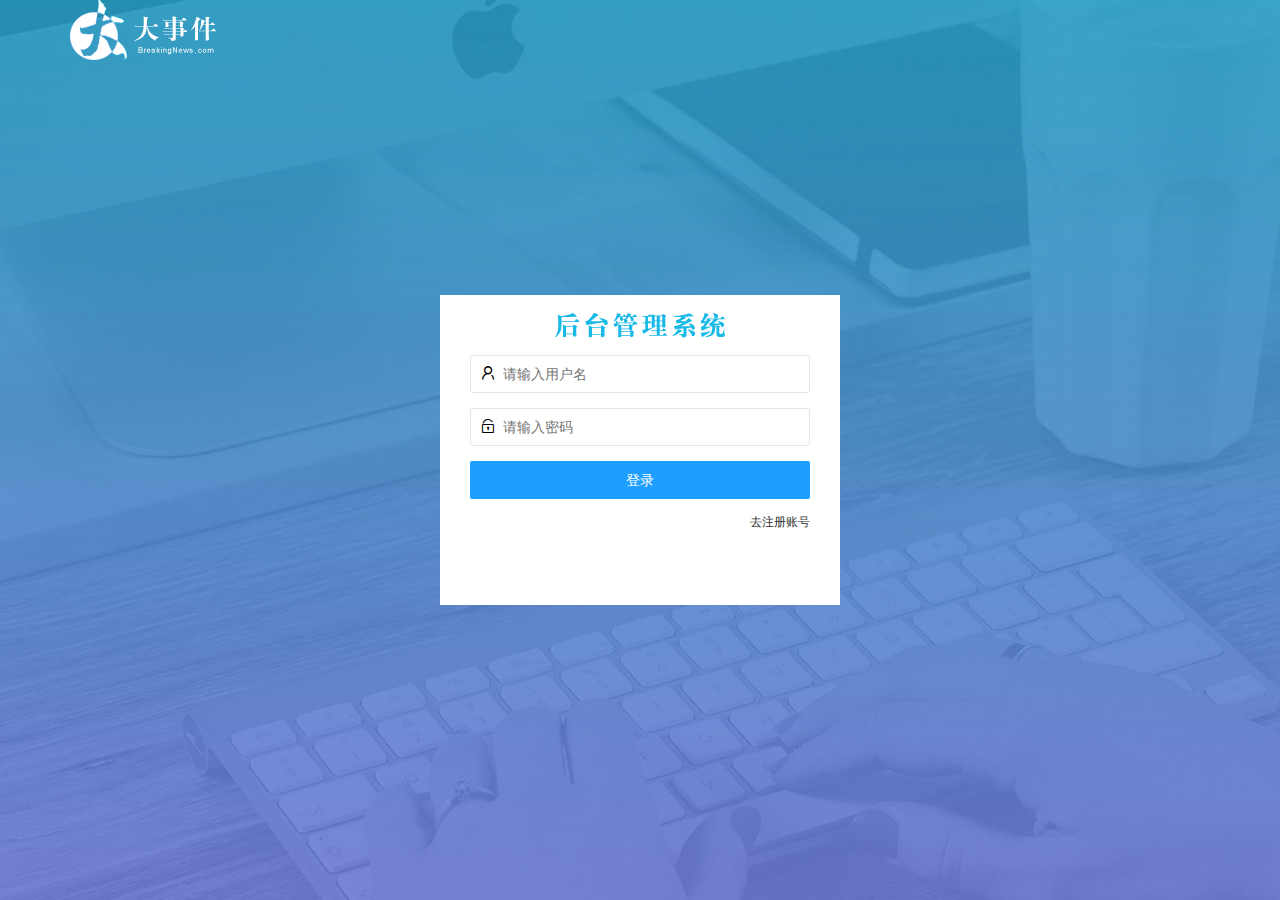
<file: login.html>
<!DOCTYPE html>
<html lang="en">

<head>
    <meta charset="UTF-8" />
    <meta http-equiv="X-UA-Compatible" content="IE=edge" />
    <meta name="viewport" content="width=device-width, initial-scale=1.0" />
    <title>大事件-登录</title>
    <!-- 导入 LayUI 样式 -->
    <link rel="stylesheet" href="/assets/lib/layui/css/layui.css" />
    <!-- 导入自定义样式 -->
    <link rel="stylesheet" href="/assets/css/login.css" />
</head>

<body>
    <!-- 头部 logo 区域 -->
    <div class="layui-main">
        <img src="/assets/images/logo.png" alt="" />
    </div>

    <!-- 登录注册区域 -->
    <div class="loginAndRegBox">
        <!-- 登录标题 -->
        <div class="title-box"></div>
        <!-- 登录 -->
        <div class="login-box">
            <form class="layui-form" id="form_login">

                <!-- 用户名 -->
                <div class="layui-form-item">
                    <i class="layui-icon layui-icon-username"></i>
                    <input type="text" name="username" required lay-verify="required" placeholder="请输入用户名"
                        autocomplete="off" class="layui-input" />
                </div>

                <!-- 密码 -->
                <div class="layui-form-item">
                    <i class="layui-icon layui-icon-password"></i>
                    <input type="password" name="password" required lay-verify="required" placeholder="请输入密码"
                        autocomplete="off" class="layui-input" />
                </div>

                <!-- 登录按钮 -->
                <div class="layui-form-item">
                    <!-- 注意：表单提交按钮和普通按钮的区别，就是 lay-submit 属性 -->
                    <button class="layui-btn layui-btn-normal layui-btn-fluid" lay-submit>
                        登录
                    </button>
                </div>
                <div class="layui-form-item link">
                    <a href="javascript:;" id="link_reg">去注册账号</a>
                </div>
            </form>
        </div>
        <!-- 注册 -->
        <div class="reg-box">
            <form class="layui-form" id="form_reg">
                <!-- 用户名 -->
                <div class="layui-form-item">
                    <i class="layui-icon layui-icon-username"></i>
                    <input type="text" name="username" required lay-verify="required" placeholder="请输入用户名"
                        autocomplete="off" class="layui-input" />
                </div>

                <!-- 密码 -->
                <div class="layui-form-item">
                    <i class="layui-icon layui-icon-password"></i>
                    <input type="password" name="password" required lay-verify="required|password" placeholder="请输入密码"
                        autocomplete="off" class="layui-input" />
                </div>

                <!-- 确认密码 -->
                <div class="layui-form-item">
                    <i class="layui-icon layui-icon-password"></i>
                    <input type="password" name="repassword" required lay-verify="required|password|repwd" placeholder="再次确认密码"
                        autocomplete="off" class="layui-input" />
                </div>

                <!-- 注册按钮 -->
                <div class="layui-form-item">
                    <!-- 注意：表单提交按钮和普通按钮的区别，就是 lay-submit 属性 -->
                    <button class="layui-btn layui-btn-normal layui-btn-fluid" lay-submit>
                        注册
                    </button>
                </div>
                <div class="layui-form-item link">
                    <a href="javascript:;" id="link_login">去登录</a>
                </div>
            </form>
        </div>
    </div>

    <script src="/assets/lib/layui/layui.all.js"></script>
    <script src="/assets/lib/jquery.js"></script>
    <script src="/assets/js/baseAPI.js"></script>
    <script src="/assets/js/login.js"></script>
</body>

</html>
</file>
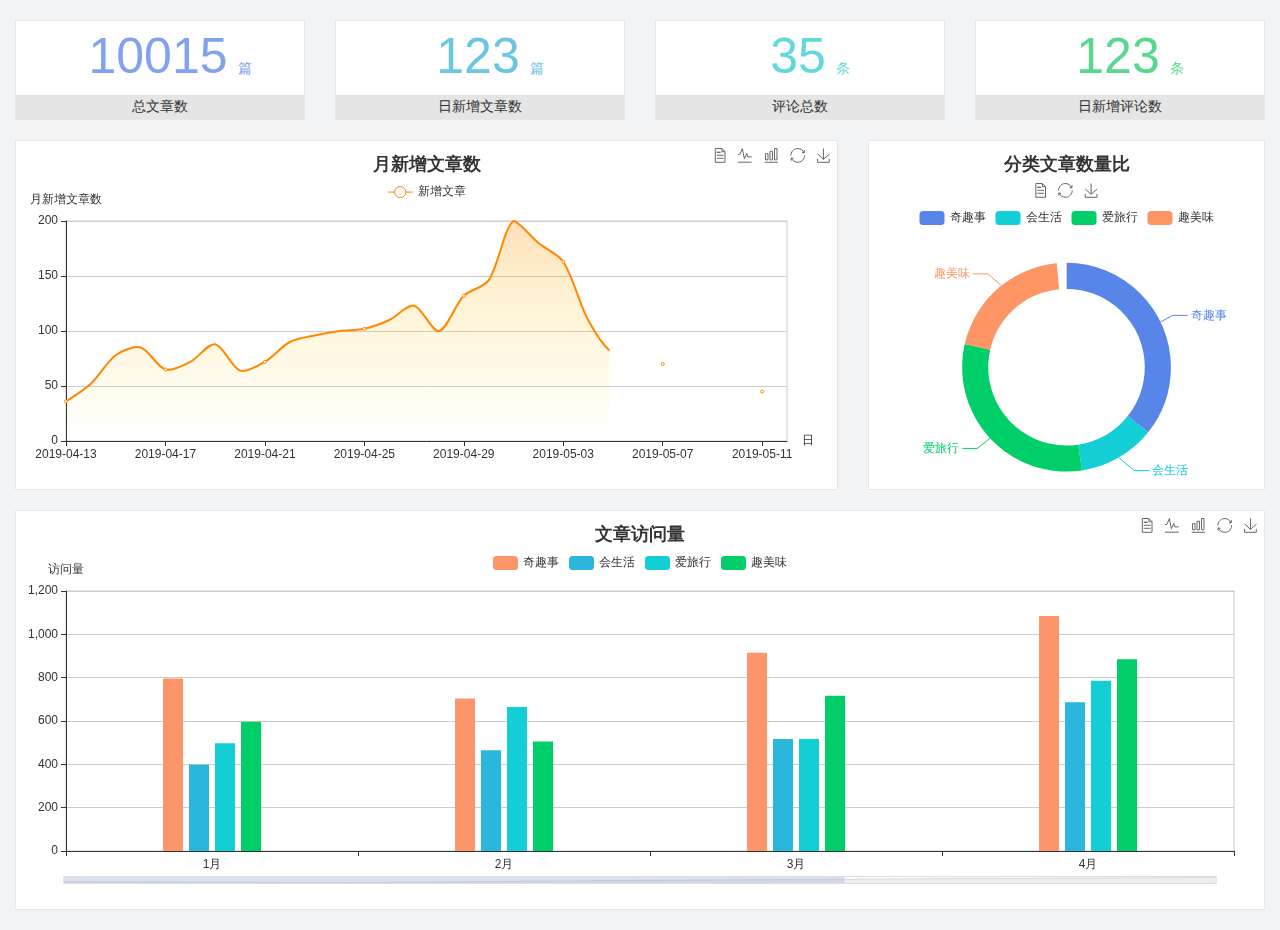
<file: home/dashboard.html>
<!DOCTYPE html>
<html lang="en">

<head>
  <meta charset="UTF-8">
  <meta name="viewport" content="width=device-width, initial-scale=1.0">
  <meta http-equiv="X-UA-Compatible" content="ie=edge">
  <title>图表统计</title>
  <link rel="stylesheet" href="../../assets/lib/bootstrap.css" />
  <link rel="stylesheet" href="../../assets/lib/main.css" />
  <script src="../../assets/lib/jquery.js"></script>
  <script type="text/javascript" src="../../assets/lib/echarts.min.js"></script>
</head>

<body>
  <div class="container-fluid">
    <div class="row spannel_list">
      <div class="col-sm-3 col-xs-6">
        <div class="spannel">
          <em>10015</em><span>篇</span>
          <b>总文章数</b>
        </div>
      </div>
      <div class="col-sm-3 col-xs-6">
        <div class="spannel scolor01">
          <em>123</em><span>篇</span>
          <b>日新增文章数</b>
        </div>
      </div>
      <div class="col-sm-3 col-xs-6">
        <div class="spannel scolor02">
          <em>35</em><span>条</span>
          <b>评论总数</b>
        </div>
      </div>
      <div class="col-sm-3 col-xs-6">
        <div class="spannel scolor03">
          <em>123</em><span>条</span>
          <b>日新增评论数</b>
        </div>
      </div>
    </div>
  </div>

  <div class="container-fluid">
    <div class="row curve-pie">
      <div class="col-lg-8 col-md-8">
        <div class="gragh_pannel" id="curve_show"></div>
      </div>
      <div class="col-lg-4 col-md-4">
        <div class="gragh_pannel" id="pie_show"></div>
      </div>
    </div>
  </div>

  <div class="container-fluid">
    <div class="column_pannel" id="column_show"></div>
  </div>

  <script>
    var oChart = echarts.init(document.getElementById('curve_show'));
    var aList_all = [
      { 'count': 36, 'date': '2019-04-13' },
      { 'count': 52, 'date': '2019-04-14' },
      { 'count': 78, 'date': '2019-04-15' },
      { 'count': 85, 'date': '2019-04-16' },
      { 'count': 65, 'date': '2019-04-17' },
      { 'count': 72, 'date': '2019-04-18' },
      { 'count': 88, 'date': '2019-04-19' },
      { 'count': 64, 'date': '2019-04-20' },
      { 'count': 72, 'date': '2019-04-21' },
      { 'count': 90, 'date': '2019-04-22' },
      { 'count': 96, 'date': '2019-04-23' },
      { 'count': 100, 'date': '2019-04-24' },
      { 'count': 102, 'date': '2019-04-25' },
      { 'count': 110, 'date': '2019-04-26' },
      { 'count': 123, 'date': '2019-04-27' },
      { 'count': 100, 'date': '2019-04-28' },
      { 'count': 132, 'date': '2019-04-29' },
      { 'count': 146, 'date': '2019-04-30' },
      { 'count': 200, 'date': '2019-05-01' },
      { 'count': 180, 'date': '2019-05-02' },
      { 'count': 163, 'date': '2019-05-03' },
      { 'count': 110, 'date': '2019-05-04' },
      { 'count': 80, 'date': '2019-05-05' },
      { 'count': 82, 'date': '2019-05-06' },
      { 'count': 70, 'date': '2019-05-07' },
      { 'count': 65, 'date': '2019-05-08' },
      { 'count': 54, 'date': '2019-05-09' },
      { 'count': 40, 'date': '2019-05-10' },
      { 'count': 45, 'date': '2019-05-11' },
      { 'count': 38, 'date': '2019-05-12' },
    ];

    let aCount = [];
    let aDate = [];

    for (var i = 0; i < aList_all.length; i++) {
      aCount.push(aList_all[i].count);
      aDate.push(aList_all[i].date);
    }

    var chartopt = {
      title: {
        text: '月新增文章数',
        left: 'center',
        top: '10'
      },
      tooltip: {
        trigger: 'axis'
      },
      legend: {
        data: ['新增文章'],
        top: '40'
      },
      toolbox: {
        show: true,
        feature: {
          mark: { show: true },
          dataView: { show: true, readOnly: false },
          magicType: { show: true, type: ['line', 'bar'] },
          restore: { show: true },
          saveAsImage: { show: true }
        }
      },
      calculable: true,
      xAxis: [
        {
          name: '日',
          type: 'category',
          boundaryGap: false,
          data: aDate
        }
      ],
      yAxis: [
        {
          name: '月新增文章数',
          type: 'value'
        }
      ],
      series: [
        {
          name: '新增文章',
          type: 'line',
          smooth: true,
          itemStyle: { normal: { areaStyle: { type: 'default' }, color: '#f80' }, lineStyle: { color: '#f80' } },
          data: aCount
        }],
      areaStyle: {
        normal: {
          color: new echarts.graphic.LinearGradient(0, 0, 0, 1, [{
            offset: 0,
            color: 'rgba(255,136,0,0.39)'
          }, {
            offset: .34,
            color: 'rgba(255,180,0,0.25)'
          }, {
            offset: 1,
            color: 'rgba(255,222,0,0.00)'
          }])

        }
      },
      grid: {
        show: true,
        x: 50,
        x2: 50,
        y: 80,
        height: 220
      }
    };

    oChart.setOption(chartopt);


    var oPie = echarts.init(document.getElementById('pie_show'));
    var oPieopt =
    {
      title: {
        top: 10,
        text: '分类文章数量比',
        x: 'center'
      },
      tooltip: {
        trigger: 'item',
        formatter: "{a} <br/>{b} : {c} ({d}%)"
      },
      color: ['#5885e8', '#13cfd5', '#00ce68', '#ff9565'],
      legend: {
        x: 'center',
        top: 65,
        data: ['奇趣事', '会生活', '爱旅行', '趣美味']
      },
      toolbox: {
        show: true,
        x: 'center',
        top: 35,
        feature: {
          mark: { show: true },
          dataView: { show: true, readOnly: false },
          magicType: {
            show: true,
            type: ['pie', 'funnel'],
            option: {
              funnel: {
                x: '25%',
                width: '50%',
                funnelAlign: 'left',
                max: 1548
              }
            }
          },
          restore: { show: true },
          saveAsImage: { show: true }
        }
      },
      calculable: true,
      series: [
        {
          name: '访问来源',
          type: 'pie',
          radius: ['45%', '60%'],
          center: ['50%', '65%'],
          data: [
            { value: 300, name: '奇趣事' },
            { value: 100, name: '会生活' },
            { value: 260, name: '爱旅行' },
            { value: 180, name: '趣美味' }
          ]
        }
      ]
    };
    oPie.setOption(oPieopt);



    var oColumn = this.echarts.init(document.getElementById('column_show'));
    var oColumnopt =
    {
      title: {
        text: '文章访问量',
        left: 'center',
        top: '10'
      },
      tooltip: {
        trigger: 'axis'
      },
      legend: {
        data: ['奇趣事', '会生活', '爱旅行', '趣美味'],
        top: '40'
      },
      toolbox: {
        show: true,
        feature: {
          mark: { show: true },
          dataView: { show: true, readOnly: false },
          magicType: { show: true, type: ['line', 'bar'] },
          restore: { show: true },
          saveAsImage: { show: true }
        }
      },
      calculable: true,
      xAxis: [
        {
          type: 'category',
          data: ['1月', '2月', '3月', '4月', '5月']
        }
      ],
      yAxis: [
        {
          name: '访问量',
          type: 'value'
        }
      ],
      series: [
        {
          name: '奇趣事',
          type: 'bar',
          barWidth: 20,
          itemStyle: {
            normal: { areaStyle: { type: 'default' }, color: '#fd956a' }
          },
          data: [800, 708, 920, 1090, 1200]
        },
        {
          name: '会生活',
          type: 'bar',
          barWidth: 20,
          itemStyle: {
            normal: { areaStyle: { type: 'default' }, color: '#2bb6db' }
          },
          data: [400, 468, 520, 690, 800]
        },
        {
          name: '爱旅行',
          type: 'bar',
          barWidth: 20,
          itemStyle: {
            normal: { areaStyle: { type: 'default' }, color: '#13cfd5' }
          },
          data: [500, 668, 520, 790, 900]
        },
        {
          name: '趣美味',
          type: 'bar',
          barWidth: 20,
          itemStyle: {
            normal: { areaStyle: { type: 'default' }, color: '#00ce68' }
          },
          data: [600, 508, 720, 890, 1000]
        }
      ],
      grid: {
        show: true,
        x: 50,
        x2: 30,
        y: 80,
        height: 260
      },
      dataZoom: [//给x轴设置滚动条
        {
          start: 0,//默认为0
          end: 100 - 1000 / 31,//默认为100
          type: 'slider',
          show: true,
          xAxisIndex: [0],
          handleSize: 0,//滑动条的 左右2个滑动条的大小
          height: 8,//组件高度
          left: 45, //左边的距离
          right: 50,//右边的距离
          bottom: 26,//右边的距离
          handleColor: '#ddd',//h滑动图标的颜色
          handleStyle: {
            borderColor: "#cacaca",
            borderWidth: "1",
            shadowBlur: 2,
            background: "#ddd",
            shadowColor: "#ddd",
          }
        }]
    };
    oColumn.setOption(oColumnopt);
  </script>
</body>

</html>
</file>
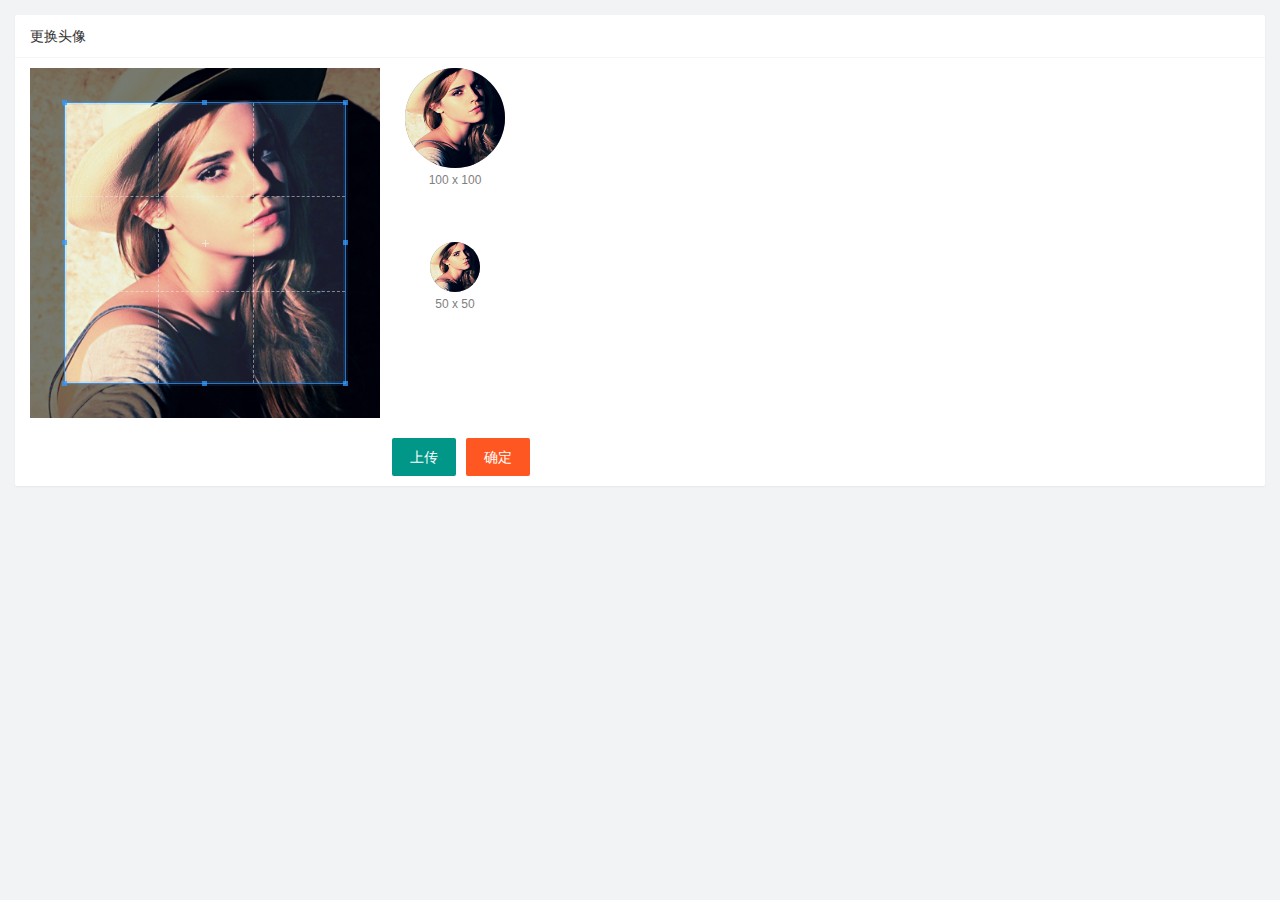
<file: user/user_avatar.html>
<!DOCTYPE html>
<html lang="en">

<head>
    <meta charset="UTF-8" />
    <meta http-equiv="X-UA-Compatible" content="IE=edge" />
    <meta name="viewport" content="width=device-width, initial-scale=1.0" />
    <title>Document</title>
    <link rel="stylesheet" href="/assets/lib/layui/css/layui.css" />
    <link rel="stylesheet" href="/assets/lib/cropper/cropper.css">
    <link rel="stylesheet" href="/assets/css/user/user_avatar.css" />
</head>

<body>
    <div class="layui-card">
        <div class="layui-card-header">更换头像</div>
        <div class="layui-card-body">
            <!-- 第一行的图片裁剪和预览区域 -->
            <div class="row1">
                <!-- 图片裁剪区域 -->
                <div class="cropper-box">
                    <!-- 这个 img 标签很重要，将来会把它初始化为裁剪区域 -->
                    <img id="image" src="/assets/images/sample.jpg" />
                </div>
                <!-- 图片的预览区域 -->
                <div class="preview-box">
                    <div>
                        <!-- 宽高为 100px 的预览区域 -->
                        <div class="img-preview w100"></div>
                        <p class="size">100 x 100</p>
                    </div>
                    <div>
                        <!-- 宽高为 50px 的预览区域 -->
                        <div class="img-preview w50"></div>
                        <p class="size">50 x 50</p>
                    </div>
                </div>
            </div>
            <!-- 第二行的按钮区域 -->
            <div class="row2">
                <input type="file" id="file" accept="image/png,image/jpeg" />
                <button type="button" class="layui-btn" id="btnChooseImage">上传</button>
                <button type="button" class="layui-btn layui-btn-danger" id="btnUpload">确定</button>
            </div>
        </div>
    </div>
    <script src="/assets/lib/layui/layui.all.js"></script>
    <script src="/assets/lib/jquery.js"></script>
    <script src="/assets/lib/cropper/Cropper.js"></script>
    <script src="/assets/lib/cropper/jquery-cropper.js"></script>
    <script src="/assets/js/baseAPI.js"></script>
    <script src="/assets/js/user/user_avatar.js"></script>
</body>

</html>
</file>
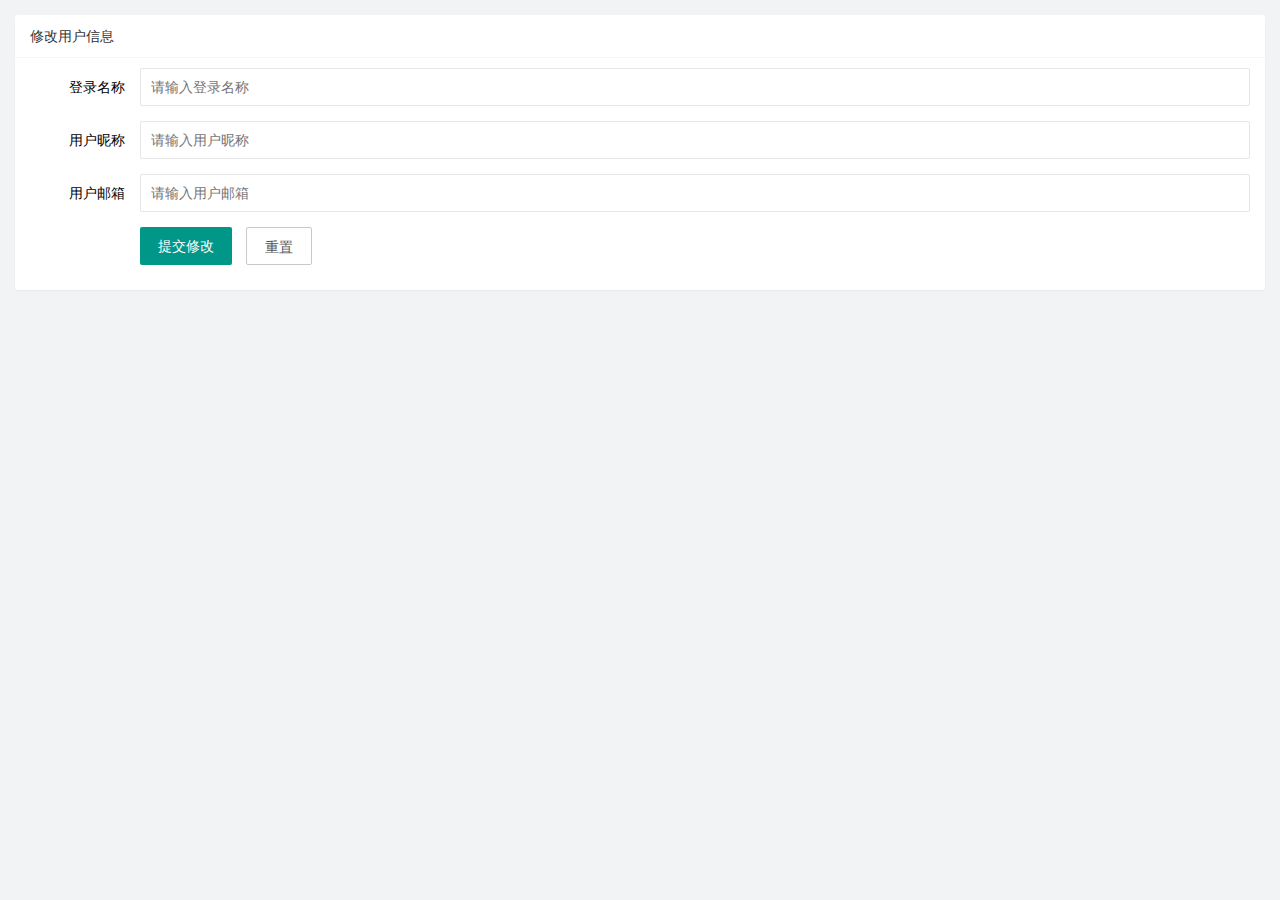
<file: user/user_info.html>
<!DOCTYPE html>
<html lang="en">

<head>
    <meta charset="UTF-8" />
    <meta http-equiv="X-UA-Compatible" content="IE=edge" />
    <meta name="viewport" content="width=device-width, initial-scale=1.0" />
    <title>Document</title>
    <link rel="stylesheet" href="/assets/lib/layui/css/layui.css">
    <link rel="stylesheet" href="/assets/css/user/user_info.css" />
</head>

<body>
    <div class="layui-card">
        <div class="layui-card-header">修改用户信息</div>
        <div class="layui-card-body">
            <!-- form 表单 -->
            <!-- 为表单指定 lay-filter 属性 -->
            <form class="layui-form" action="" lay-filter="formUserInfo">
                <!-- 隐藏域 -->
                <input type="hidden" name="id">
                <!-- 省略其他代码 -->
                <div class="layui-form-item">
                    <label class="layui-form-label">登录名称</label>
                    <div class="layui-input-block">
                        <input type="text" name="username" required readonly lay-verify="required"
                            placeholder="请输入登录名称" autocomplete="off" class="layui-input" />
                    </div>
                </div>
                <div class="layui-form-item">
                    <label class="layui-form-label">用户昵称</label>
                    <div class="layui-input-block">
                        <input type="text" name="nickname" required lay-verify="required|nickname" placeholder="请输入用户昵称"
                            autocomplete="off" class="layui-input" />
                    </div>
                </div>
                <div class="layui-form-item">
                    <label class="layui-form-label">用户邮箱</label>
                    <div class="layui-input-block">
                        <input type="text" name="email" required lay-verify="required|email" placeholder="请输入用户邮箱"
                            autocomplete="off" class="layui-input" />
                    </div>
                </div>
                <div class="layui-form-item">
                    <div class="layui-input-block">
                        <button class="layui-btn" lay-submit lay-filter="formDemo">提交修改</button>
                        <button type="reset" class="layui-btn layui-btn-primary" id="btnReset">重置</button>
                    </div>
                </div>
            </form>
        </div>
    </div>
    <script src="/assets/lib/layui/layui.all.js"></script>
    <script src="/assets/lib/jquery.js"></script>
    <script src="/assets/js/baseAPI.js"></script>
    <script src="/assets/js/user/user_info.js"></script>
</body>

</html>
</file>
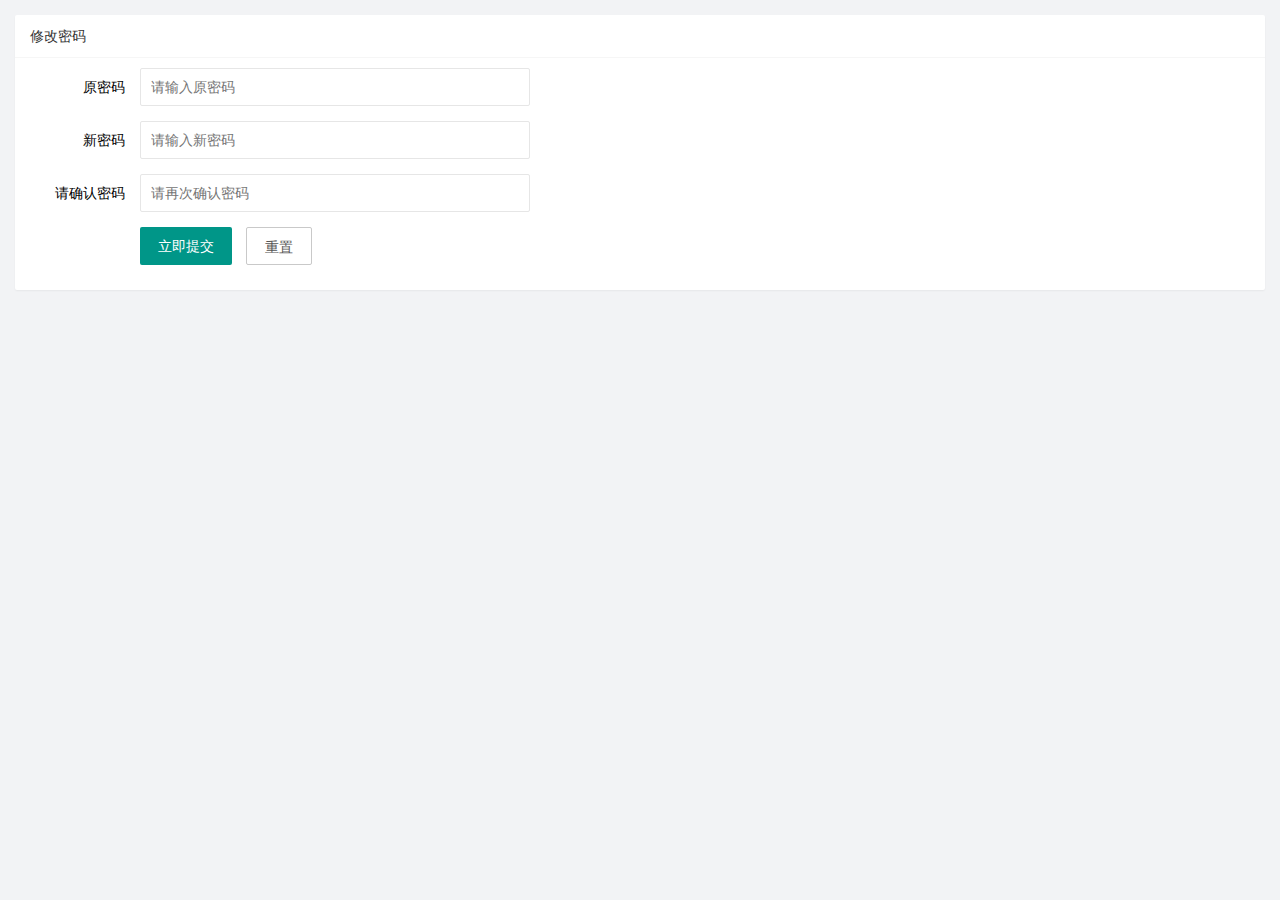
<file: user/user_pwd.html>
<!DOCTYPE html>
<html lang="en">
  <head>
    <meta charset="UTF-8" />
    <meta http-equiv="X-UA-Compatible" content="IE=edge" />
    <meta name="viewport" content="width=device-width, initial-scale=1.0" />
    <title>Document</title>
    <link rel="stylesheet" href="/assets/lib/layui/css/layui.css" />
    <link rel="stylesheet" href="/assets/css/user/user_pwd.css" />
  </head>
  <body>
    <div class="layui-card">
      <div class="layui-card-header">修改密码</div>
      <div class="layui-card-body">
        <form class="layui-form" action="">
          <div class="layui-form-item">
            <label class="layui-form-label">原密码</label>
            <div class="layui-input-block">
              <input
                type="password"
                name="oldPwd"
                required
                lay-verify="required|pwd"
                placeholder="请输入原密码"
                autocomplete="off"
                class="layui-input"
              />
            </div>
          </div>
          <div class="layui-form-item">
            <label class="layui-form-label">新密码</label>
            <div class="layui-input-block">
              <input
                type="password"
                name="newPwd"
                required
                lay-verify="required|pwd|samePwd"
                placeholder="请输入新密码"
                autocomplete="off"
                class="layui-input"
              />
            </div>
          </div>
          <div class="layui-form-item">
            <label class="layui-form-label">请确认密码</label>
            <div class="layui-input-block">
              <input
                type="password"
                name="rePwd"
                required
                lay-verify="required|pwd|rePwd"
                placeholder="请再次确认密码"
                autocomplete="off"
                class="layui-input"
              />
            </div>
          </div>
          <div class="layui-form-item">
            <div class="layui-input-block">
              <button class="layui-btn" lay-submit lay-filter="formDemo">
                立即提交
              </button>
              <button type="reset" class="layui-btn layui-btn-primary">
                重置
              </button>
            </div>
          </div>
        </form>
      </div>
    </div>
    <script src="/assets/lib/layui/layui.all.js"></script>
    <script src="/assets/lib/jquery.js"></script>
    <script src="/assets/js/baseAPI.js"></script>
    <script src="/assets/js/user/user_pwd.js"></script>
  </body>
</html>
</file>
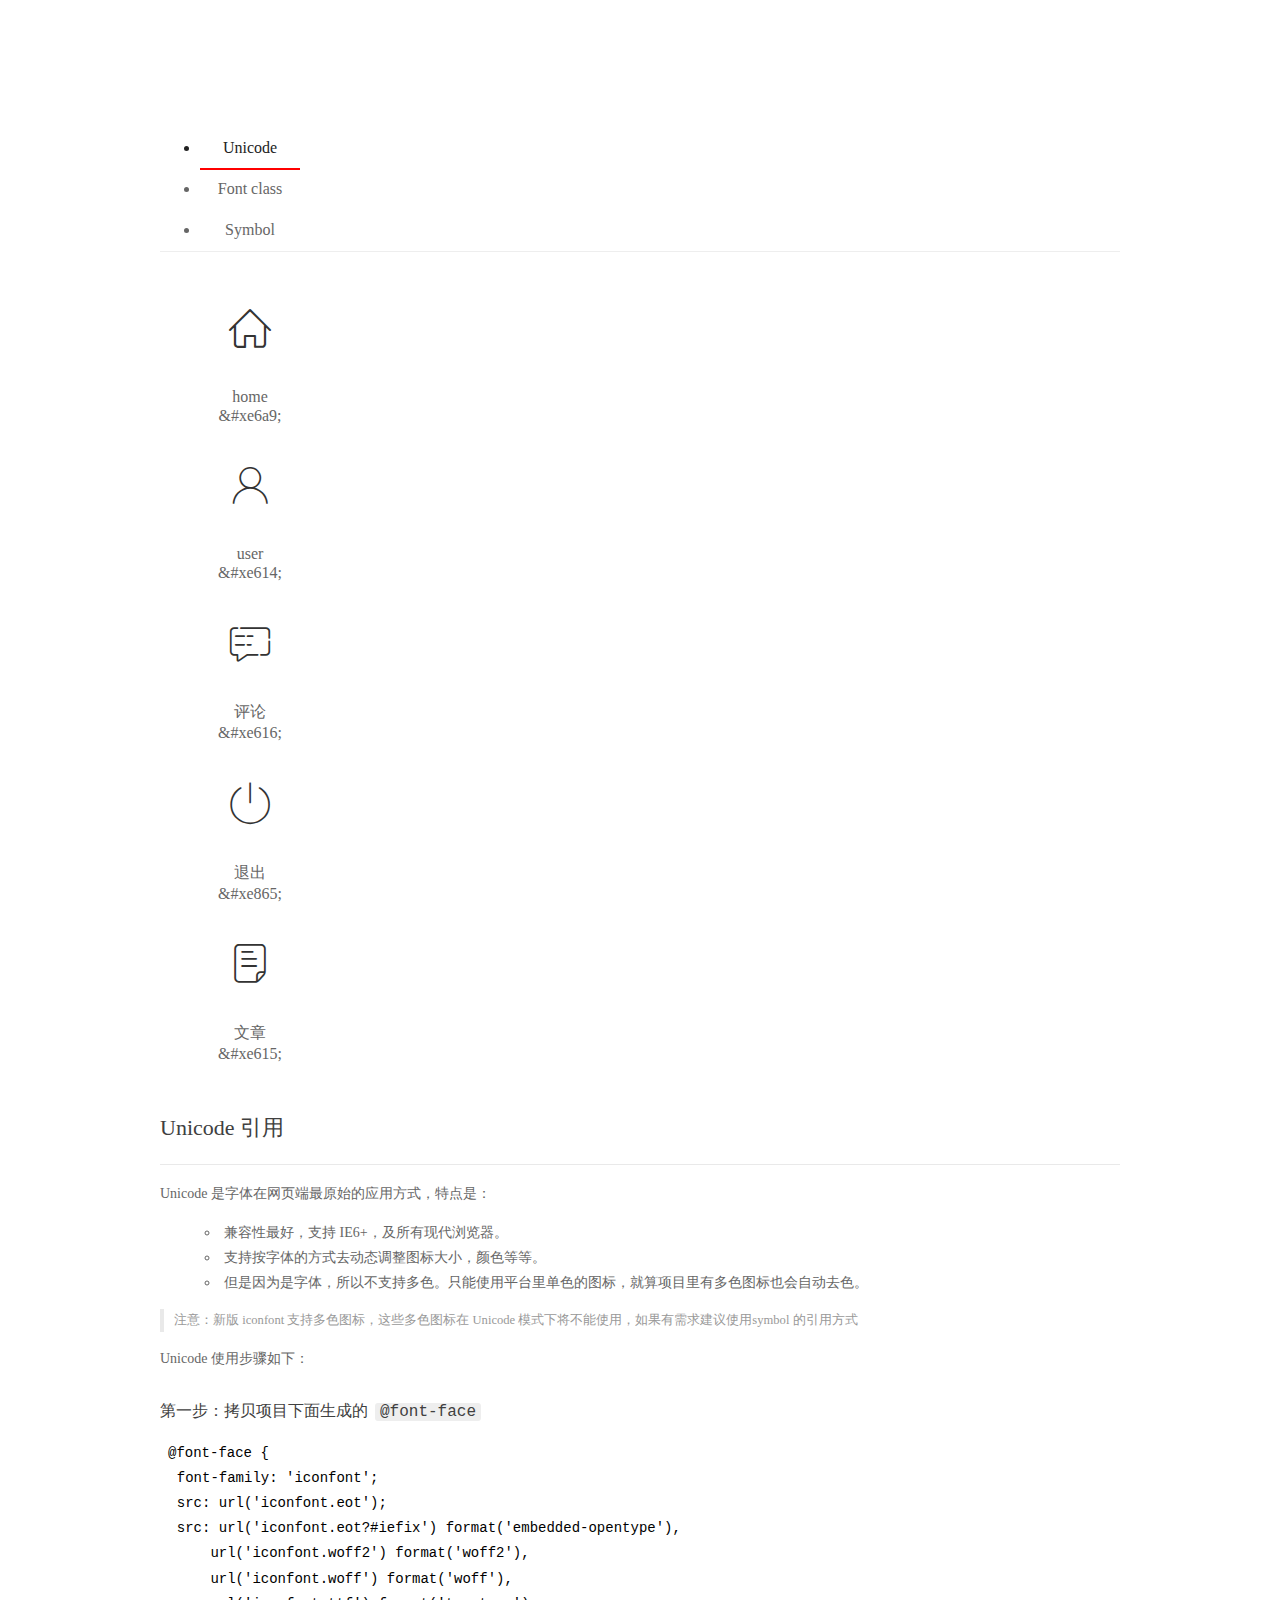
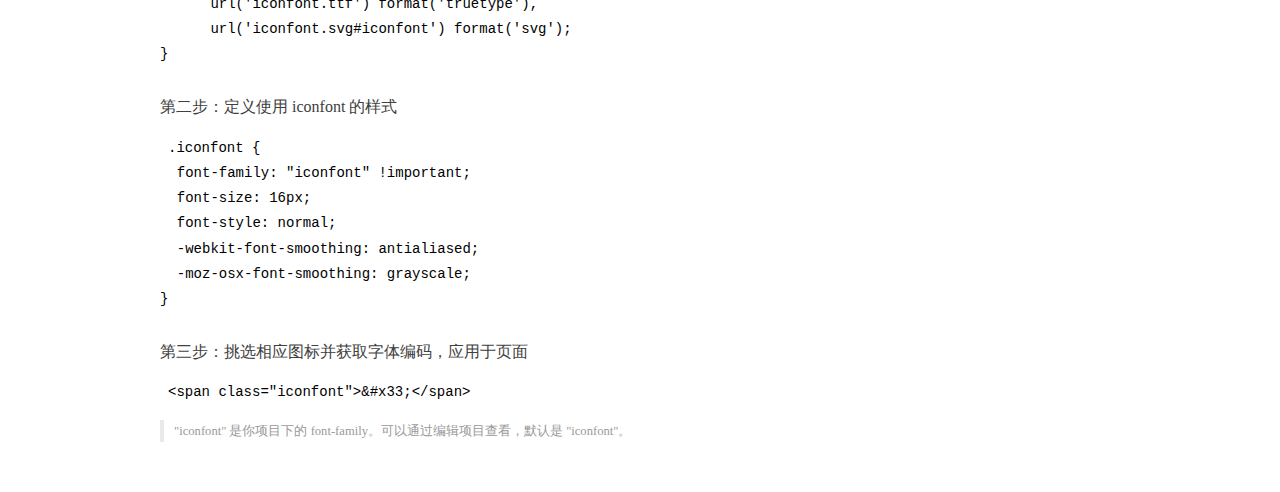
<file: assets/fonts/demo_index.html>
<!DOCTYPE html>
<html>
<head>
  <meta charset="utf-8"/>
  <title>IconFont Demo</title>
  <link rel="shortcut icon" href="https://gtms04.alicdn.com/tps/i4/TB1_oz6GVXXXXaFXpXXJDFnIXXX-64-64.ico" type="image/x-icon"/>
  <link rel="stylesheet" href="https://g.alicdn.com/thx/cube/1.3.2/cube.min.css">
  <link rel="stylesheet" href="demo.css">
  <link rel="stylesheet" href="iconfont.css">
  <script src="iconfont.js"></script>
  <!-- jQuery -->
  <script src="https://a1.alicdn.com/oss/uploads/2018/12/26/7bfddb60-08e8-11e9-9b04-53e73bb6408b.js"></script>
  <!-- 代码高亮 -->
  <script src="https://a1.alicdn.com/oss/uploads/2018/12/26/a3f714d0-08e6-11e9-8a15-ebf944d7534c.js"></script>
</head>
<body>
  <div class="main">
    <h1 class="logo"><a href="https://www.iconfont.cn/" title="iconfont 首页" target="_blank">&#xe86b;</a></h1>
    <div class="nav-tabs">
      <ul id="tabs" class="dib-box">
        <li class="dib active"><span>Unicode</span></li>
        <li class="dib"><span>Font class</span></li>
        <li class="dib"><span>Symbol</span></li>
      </ul>
      
    </div>
    <div class="tab-container">
      <div class="content unicode" style="display: block;">
          <ul class="icon_lists dib-box">
          
            <li class="dib">
              <span class="icon iconfont">&#xe6a9;</span>
                <div class="name">home</div>
                <div class="code-name">&amp;#xe6a9;</div>
              </li>
          
            <li class="dib">
              <span class="icon iconfont">&#xe614;</span>
                <div class="name">user</div>
                <div class="code-name">&amp;#xe614;</div>
              </li>
          
            <li class="dib">
              <span class="icon iconfont">&#xe616;</span>
                <div class="name">评论</div>
                <div class="code-name">&amp;#xe616;</div>
              </li>
          
            <li class="dib">
              <span class="icon iconfont">&#xe865;</span>
                <div class="name">退出</div>
                <div class="code-name">&amp;#xe865;</div>
              </li>
          
            <li class="dib">
              <span class="icon iconfont">&#xe615;</span>
                <div class="name">文章</div>
                <div class="code-name">&amp;#xe615;</div>
              </li>
          
          </ul>
          <div class="article markdown">
          <h2 id="unicode-">Unicode 引用</h2>
          <hr>

          <p>Unicode 是字体在网页端最原始的应用方式，特点是：</p>
          <ul>
            <li>兼容性最好，支持 IE6+，及所有现代浏览器。</li>
            <li>支持按字体的方式去动态调整图标大小，颜色等等。</li>
            <li>但是因为是字体，所以不支持多色。只能使用平台里单色的图标，就算项目里有多色图标也会自动去色。</li>
          </ul>
          <blockquote>
            <p>注意：新版 iconfont 支持多色图标，这些多色图标在 Unicode 模式下将不能使用，如果有需求建议使用symbol 的引用方式</p>
          </blockquote>
          <p>Unicode 使用步骤如下：</p>
          <h3 id="-font-face">第一步：拷贝项目下面生成的 <code>@font-face</code></h3>
<pre><code class="language-css"
>@font-face {
  font-family: 'iconfont';
  src: url('iconfont.eot');
  src: url('iconfont.eot?#iefix') format('embedded-opentype'),
      url('iconfont.woff2') format('woff2'),
      url('iconfont.woff') format('woff'),
      url('iconfont.ttf') format('truetype'),
      url('iconfont.svg#iconfont') format('svg');
}
</code></pre>
          <h3 id="-iconfont-">第二步：定义使用 iconfont 的样式</h3>
<pre><code class="language-css"
>.iconfont {
  font-family: "iconfont" !important;
  font-size: 16px;
  font-style: normal;
  -webkit-font-smoothing: antialiased;
  -moz-osx-font-smoothing: grayscale;
}
</code></pre>
          <h3 id="-">第三步：挑选相应图标并获取字体编码，应用于页面</h3>
<pre>
<code class="language-html"
>&lt;span class="iconfont"&gt;&amp;#x33;&lt;/span&gt;
</code></pre>
          <blockquote>
            <p>"iconfont" 是你项目下的 font-family。可以通过编辑项目查看，默认是 "iconfont"。</p>
          </blockquote>
          </div>
      </div>
      <div class="content font-class">
        <ul class="icon_lists dib-box">
          
          <li class="dib">
            <span class="icon iconfont icon-home"></span>
            <div class="name">
              home
            </div>
            <div class="code-name">.icon-home
            </div>
          </li>
          
          <li class="dib">
            <span class="icon iconfont icon-user"></span>
            <div class="name">
              user
            </div>
            <div class="code-name">.icon-user
            </div>
          </li>
          
          <li class="dib">
            <span class="icon iconfont icon-pinglun"></span>
            <div class="name">
              评论
            </div>
            <div class="code-name">.icon-pinglun
            </div>
          </li>
          
          <li class="dib">
            <span class="icon iconfont icon-tuichu"></span>
            <div class="name">
              退出
            </div>
            <div class="code-name">.icon-tuichu
            </div>
          </li>
          
          <li class="dib">
            <span class="icon iconfont icon-16"></span>
            <div class="name">
              文章
            </div>
            <div class="code-name">.icon-16
            </div>
          </li>
          
        </ul>
        <div class="article markdown">
        <h2 id="font-class-">font-class 引用</h2>
        <hr>

        <p>font-class 是 Unicode 使用方式的一种变种，主要是解决 Unicode 书写不直观，语意不明确的问题。</p>
        <p>与 Unicode 使用方式相比，具有如下特点：</p>
        <ul>
          <li>兼容性良好，支持 IE8+，及所有现代浏览器。</li>
          <li>相比于 Unicode 语意明确，书写更直观。可以很容易分辨这个 icon 是什么。</li>
          <li>因为使用 class 来定义图标，所以当要替换图标时，只需要修改 class 里面的 Unicode 引用。</li>
          <li>不过因为本质上还是使用的字体，所以多色图标还是不支持的。</li>
        </ul>
        <p>使用步骤如下：</p>
        <h3 id="-fontclass-">第一步：引入项目下面生成的 fontclass 代码：</h3>
<pre><code class="language-html">&lt;link rel="stylesheet" href="./iconfont.css"&gt;
</code></pre>
        <h3 id="-">第二步：挑选相应图标并获取类名，应用于页面：</h3>
<pre><code class="language-html">&lt;span class="iconfont icon-xxx"&gt;&lt;/span&gt;
</code></pre>
        <blockquote>
          <p>"
            iconfont" 是你项目下的 font-family。可以通过编辑项目查看，默认是 "iconfont"。</p>
        </blockquote>
      </div>
      </div>
      <div class="content symbol">
          <ul class="icon_lists dib-box">
          
            <li class="dib">
                <svg class="icon svg-icon" aria-hidden="true">
                  <use xlink:href="#icon-home"></use>
                </svg>
                <div class="name">home</div>
                <div class="code-name">#icon-home</div>
            </li>
          
            <li class="dib">
                <svg class="icon svg-icon" aria-hidden="true">
                  <use xlink:href="#icon-user"></use>
                </svg>
                <div class="name">user</div>
                <div class="code-name">#icon-user</div>
            </li>
          
            <li class="dib">
                <svg class="icon svg-icon" aria-hidden="true">
                  <use xlink:href="#icon-pinglun"></use>
                </svg>
                <div class="name">评论</div>
                <div class="code-name">#icon-pinglun</div>
            </li>
          
            <li class="dib">
                <svg class="icon svg-icon" aria-hidden="true">
                  <use xlink:href="#icon-tuichu"></use>
                </svg>
                <div class="name">退出</div>
                <div class="code-name">#icon-tuichu</div>
            </li>
          
            <li class="dib">
                <svg class="icon svg-icon" aria-hidden="true">
                  <use xlink:href="#icon-16"></use>
                </svg>
                <div class="name">文章</div>
                <div class="code-name">#icon-16</div>
            </li>
          
          </ul>
          <div class="article markdown">
          <h2 id="symbol-">Symbol 引用</h2>
          <hr>

          <p>这是一种全新的使用方式，应该说这才是未来的主流，也是平台目前推荐的用法。相关介绍可以参考这篇<a href="">文章</a>
            这种用法其实是做了一个 SVG 的集合，与另外两种相比具有如下特点：</p>
          <ul>
            <li>支持多色图标了，不再受单色限制。</li>
            <li>通过一些技巧，支持像字体那样，通过 <code>font-size</code>, <code>color</code> 来调整样式。</li>
            <li>兼容性较差，支持 IE9+，及现代浏览器。</li>
            <li>浏览器渲染 SVG 的性能一般，还不如 png。</li>
          </ul>
          <p>使用步骤如下：</p>
          <h3 id="-symbol-">第一步：引入项目下面生成的 symbol 代码：</h3>
<pre><code class="language-html">&lt;script src="./iconfont.js"&gt;&lt;/script&gt;
</code></pre>
          <h3 id="-css-">第二步：加入通用 CSS 代码（引入一次就行）：</h3>
<pre><code class="language-html">&lt;style&gt;
.icon {
  width: 1em;
  height: 1em;
  vertical-align: -0.15em;
  fill: currentColor;
  overflow: hidden;
}
&lt;/style&gt;
</code></pre>
          <h3 id="-">第三步：挑选相应图标并获取类名，应用于页面：</h3>
<pre><code class="language-html">&lt;svg class="icon" aria-hidden="true"&gt;
  &lt;use xlink:href="#icon-xxx"&gt;&lt;/use&gt;
&lt;/svg&gt;
</code></pre>
          </div>
      </div>

    </div>
  </div>
  <script>
  $(document).ready(function () {
      $('.tab-container .content:first').show()

      $('#tabs li').click(function (e) {
        var tabContent = $('.tab-container .content')
        var index = $(this).index()

        if ($(this).hasClass('active')) {
          return
        } else {
          $('#tabs li').removeClass('active')
          $(this).addClass('active')

          tabContent.hide().eq(index).fadeIn()
        }
      })
    })
  </script>
</body>
</html>
</file>
<file: assets/lib/layui/css/layui.css>
/** layui-v2.5.5 MIT License By https://www.layui.com */
 .layui-inline,img{display:inline-block;vertical-align:middle}h1,h2,h3,h4,h5,h6{font-weight:400}.layui-edge,.layui-header,.layui-inline,.layui-main{position:relative}.layui-body,.layui-edge,.layui-elip{overflow:hidden}.layui-btn,.layui-edge,.layui-inline,img{vertical-align:middle}.layui-btn,.layui-disabled,.layui-icon,.layui-unselect{-moz-user-select:none;-webkit-user-select:none;-ms-user-select:none}.layui-elip,.layui-form-checkbox span,.layui-form-pane .layui-form-label{text-overflow:ellipsis;white-space:nowrap}.layui-breadcrumb,.layui-tree-btnGroup{visibility:hidden}blockquote,body,button,dd,div,dl,dt,form,h1,h2,h3,h4,h5,h6,input,li,ol,p,pre,td,textarea,th,ul{margin:0;padding:0;-webkit-tap-highlight-color:rgba(0,0,0,0)}a:active,a:hover{outline:0}img{border:none}li{list-style:none}table{border-collapse:collapse;border-spacing:0}h4,h5,h6{font-size:100%}button,input,optgroup,option,select,textarea{font-family:inherit;font-size:inherit;font-style:inherit;font-weight:inherit;outline:0}pre{white-space:pre-wrap;white-space:-moz-pre-wrap;white-space:-pre-wrap;white-space:-o-pre-wrap;word-wrap:break-word}body{line-height:24px;font:14px Helvetica Neue,Helvetica,PingFang SC,Tahoma,Arial,sans-serif}hr{height:1px;margin:10px 0;border:0;clear:both}a{color:#333;text-decoration:none}a:hover{color:#777}a cite{font-style:normal;*cursor:pointer}.layui-border-box,.layui-border-box *{box-sizing:border-box}.layui-box,.layui-box *{box-sizing:content-box}.layui-clear{clear:both;*zoom:1}.layui-clear:after{content:'\20';clear:both;*zoom:1;display:block;height:0}.layui-inline{*display:inline;*zoom:1}.layui-edge{display:inline-block;width:0;height:0;border-width:6px;border-style:dashed;border-color:transparent}.layui-edge-top{top:-4px;border-bottom-color:#999;border-bottom-style:solid}.layui-edge-right{border-left-color:#999;border-left-style:solid}.layui-edge-bottom{top:2px;border-top-color:#999;border-top-style:solid}.layui-edge-left{border-right-color:#999;border-right-style:solid}.layui-disabled,.layui-disabled:hover{color:#d2d2d2!important;cursor:not-allowed!important}.layui-circle{border-radius:100%}.layui-show{display:block!important}.layui-hide{display:none!important}@font-face{font-family:layui-icon;src:url(../font/iconfont.eot?v=250);src:url(../font/iconfont.eot?v=250#iefix) format('embedded-opentype'),url(../font/iconfont.woff2?v=250) format('woff2'),url(../font/iconfont.woff?v=250) format('woff'),url(../font/iconfont.ttf?v=250) format('truetype'),url(../font/iconfont.svg?v=250#layui-icon) format('svg')}.layui-icon{font-family:layui-icon!important;font-size:16px;font-style:normal;-webkit-font-smoothing:antialiased;-moz-osx-font-smoothing:grayscale}.layui-icon-reply-fill:before{content:"\e611"}.layui-icon-set-fill:before{content:"\e614"}.layui-icon-menu-fill:before{content:"\e60f"}.layui-icon-search:before{content:"\e615"}.layui-icon-share:before{content:"\e641"}.layui-icon-set-sm:before{content:"\e620"}.layui-icon-engine:before{content:"\e628"}.layui-icon-close:before{content:"\1006"}.layui-icon-close-fill:before{content:"\1007"}.layui-icon-chart-screen:before{content:"\e629"}.layui-icon-star:before{content:"\e600"}.layui-icon-circle-dot:before{content:"\e617"}.layui-icon-chat:before{content:"\e606"}.layui-icon-release:before{content:"\e609"}.layui-icon-list:before{content:"\e60a"}.layui-icon-chart:before{content:"\e62c"}.layui-icon-ok-circle:before{content:"\1005"}.layui-icon-layim-theme:before{content:"\e61b"}.layui-icon-table:before{content:"\e62d"}.layui-icon-right:before{content:"\e602"}.layui-icon-left:before{content:"\e603"}.layui-icon-cart-simple:before{content:"\e698"}.layui-icon-face-cry:before{content:"\e69c"}.layui-icon-face-smile:before{content:"\e6af"}.layui-icon-survey:before{content:"\e6b2"}.layui-icon-tree:before{content:"\e62e"}.layui-icon-upload-circle:before{content:"\e62f"}.layui-icon-add-circle:before{content:"\e61f"}.layui-icon-download-circle:before{content:"\e601"}.layui-icon-templeate-1:before{content:"\e630"}.layui-icon-util:before{content:"\e631"}.layui-icon-face-surprised:before{content:"\e664"}.layui-icon-edit:before{content:"\e642"}.layui-icon-speaker:before{content:"\e645"}.layui-icon-down:before{content:"\e61a"}.layui-icon-file:before{content:"\e621"}.layui-icon-layouts:before{content:"\e632"}.layui-icon-rate-half:before{content:"\e6c9"}.layui-icon-add-circle-fine:before{content:"\e608"}.layui-icon-prev-circle:before{content:"\e633"}.layui-icon-read:before{content:"\e705"}.layui-icon-404:before{content:"\e61c"}.layui-icon-carousel:before{content:"\e634"}.layui-icon-help:before{content:"\e607"}.layui-icon-code-circle:before{content:"\e635"}.layui-icon-water:before{content:"\e636"}.layui-icon-username:before{content:"\e66f"}.layui-icon-find-fill:before{content:"\e670"}.layui-icon-about:before{content:"\e60b"}.layui-icon-location:before{content:"\e715"}.layui-icon-up:before{content:"\e619"}.layui-icon-pause:before{content:"\e651"}.layui-icon-date:before{content:"\e637"}.layui-icon-layim-uploadfile:before{content:"\e61d"}.layui-icon-delete:before{content:"\e640"}.layui-icon-play:before{content:"\e652"}.layui-icon-top:before{content:"\e604"}.layui-icon-friends:before{content:"\e612"}.layui-icon-refresh-3:before{content:"\e9aa"}.layui-icon-ok:before{content:"\e605"}.layui-icon-layer:before{content:"\e638"}.layui-icon-face-smile-fine:before{content:"\e60c"}.layui-icon-dollar:before{content:"\e659"}.layui-icon-group:before{content:"\e613"}.layui-icon-layim-download:before{content:"\e61e"}.layui-icon-picture-fine:before{content:"\e60d"}.layui-icon-link:before{content:"\e64c"}.layui-icon-diamond:before{content:"\e735"}.layui-icon-log:before{content:"\e60e"}.layui-icon-rate-solid:before{content:"\e67a"}.layui-icon-fonts-del:before{content:"\e64f"}.layui-icon-unlink:before{content:"\e64d"}.layui-icon-fonts-clear:before{content:"\e639"}.layui-icon-triangle-r:before{content:"\e623"}.layui-icon-circle:before{content:"\e63f"}.layui-icon-radio:before{content:"\e643"}.layui-icon-align-center:before{content:"\e647"}.layui-icon-align-right:before{content:"\e648"}.layui-icon-align-left:before{content:"\e649"}.layui-icon-loading-1:before{content:"\e63e"}.layui-icon-return:before{content:"\e65c"}.layui-icon-fonts-strong:before{content:"\e62b"}.layui-icon-upload:before{content:"\e67c"}.layui-icon-dialogue:before{content:"\e63a"}.layui-icon-video:before{content:"\e6ed"}.layui-icon-headset:before{content:"\e6fc"}.layui-icon-cellphone-fine:before{content:"\e63b"}.layui-icon-add-1:before{content:"\e654"}.layui-icon-face-smile-b:before{content:"\e650"}.layui-icon-fonts-html:before{content:"\e64b"}.layui-icon-form:before{content:"\e63c"}.layui-icon-cart:before{content:"\e657"}.layui-icon-camera-fill:before{content:"\e65d"}.layui-icon-tabs:before{content:"\e62a"}.layui-icon-fonts-code:before{content:"\e64e"}.layui-icon-fire:before{content:"\e756"}.layui-icon-set:before{content:"\e716"}.layui-icon-fonts-u:before{content:"\e646"}.layui-icon-triangle-d:before{content:"\e625"}.layui-icon-tips:before{content:"\e702"}.layui-icon-picture:before{content:"\e64a"}.layui-icon-more-vertical:before{content:"\e671"}.layui-icon-flag:before{content:"\e66c"}.layui-icon-loading:before{content:"\e63d"}.layui-icon-fonts-i:before{content:"\e644"}.layui-icon-refresh-1:before{content:"\e666"}.layui-icon-rmb:before{content:"\e65e"}.layui-icon-home:before{content:"\e68e"}.layui-icon-user:before{content:"\e770"}.layui-icon-notice:before{content:"\e667"}.layui-icon-login-weibo:before{content:"\e675"}.layui-icon-voice:before{content:"\e688"}.layui-icon-upload-drag:before{content:"\e681"}.layui-icon-login-qq:before{content:"\e676"}.layui-icon-snowflake:before{content:"\e6b1"}.layui-icon-file-b:before{content:"\e655"}.layui-icon-template:before{content:"\e663"}.layui-icon-auz:before{content:"\e672"}.layui-icon-console:before{content:"\e665"}.layui-icon-app:before{content:"\e653"}.layui-icon-prev:before{content:"\e65a"}.layui-icon-website:before{content:"\e7ae"}.layui-icon-next:before{content:"\e65b"}.layui-icon-component:before{content:"\e857"}.layui-icon-more:before{content:"\e65f"}.layui-icon-login-wechat:before{content:"\e677"}.layui-icon-shrink-right:before{content:"\e668"}.layui-icon-spread-left:before{content:"\e66b"}.layui-icon-camera:before{content:"\e660"}.layui-icon-note:before{content:"\e66e"}.layui-icon-refresh:before{content:"\e669"}.layui-icon-female:before{content:"\e661"}.layui-icon-male:before{content:"\e662"}.layui-icon-password:before{content:"\e673"}.layui-icon-senior:before{content:"\e674"}.layui-icon-theme:before{content:"\e66a"}.layui-icon-tread:before{content:"\e6c5"}.layui-icon-praise:before{content:"\e6c6"}.layui-icon-star-fill:before{content:"\e658"}.layui-icon-rate:before{content:"\e67b"}.layui-icon-template-1:before{content:"\e656"}.layui-icon-vercode:before{content:"\e679"}.layui-icon-cellphone:before{content:"\e678"}.layui-icon-screen-full:before{content:"\e622"}.layui-icon-screen-restore:before{content:"\e758"}.layui-icon-cols:before{content:"\e610"}.layui-icon-export:before{content:"\e67d"}.layui-icon-print:before{content:"\e66d"}.layui-icon-slider:before{content:"\e714"}.layui-icon-addition:before{content:"\e624"}.layui-icon-subtraction:before{content:"\e67e"}.layui-icon-service:before{content:"\e626"}.layui-icon-transfer:before{content:"\e691"}.layui-main{width:1140px;margin:0 auto}.layui-header{z-index:1000;height:60px}.layui-header a:hover{transition:all .5s;-webkit-transition:all .5s}.layui-side{position:fixed;left:0;top:0;bottom:0;z-index:999;width:200px;overflow-x:hidden}.layui-side-scroll{position:relative;width:220px;height:100%;overflow-x:hidden}.layui-body{position:absolute;left:200px;right:0;top:0;bottom:0;z-index:998;width:auto;overflow-y:auto;box-sizing:border-box}.layui-layout-body{overflow:hidden}.layui-layout-admin .layui-header{background-color:#23262E}.layui-layout-admin .layui-side{top:60px;width:200px;overflow-x:hidden}.layui-layout-admin .layui-body{position:fixed;top:60px;bottom:44px}.layui-layout-admin .layui-main{width:auto;margin:0 15px}.layui-layout-admin .layui-footer{position:fixed;left:200px;right:0;bottom:0;height:44px;line-height:44px;padding:0 15px;background-color:#eee}.layui-layout-admin .layui-logo{position:absolute;left:0;top:0;width:200px;height:100%;line-height:60px;text-align:center;color:#009688;font-size:16px}.layui-layout-admin .layui-header .layui-nav{background:0 0}.layui-layout-left{position:absolute!important;left:200px;top:0}.layui-layout-right{position:absolute!important;right:0;top:0}.layui-container{position:relative;margin:0 auto;padding:0 15px;box-sizing:border-box}.layui-fluid{position:relative;margin:0 auto;padding:0 15px}.layui-row:after,.layui-row:before{content:'';display:block;clear:both}.layui-col-lg1,.layui-col-lg10,.layui-col-lg11,.layui-col-lg12,.layui-col-lg2,.layui-col-lg3,.layui-col-lg4,.layui-col-lg5,.layui-col-lg6,.layui-col-lg7,.layui-col-lg8,.layui-col-lg9,.layui-col-md1,.layui-col-md10,.layui-col-md11,.layui-col-md12,.layui-col-md2,.layui-col-md3,.layui-col-md4,.layui-col-md5,.layui-col-md6,.layui-col-md7,.layui-col-md8,.layui-col-md9,.layui-col-sm1,.layui-col-sm10,.layui-col-sm11,.layui-col-sm12,.layui-col-sm2,.layui-col-sm3,.layui-col-sm4,.layui-col-sm5,.layui-col-sm6,.layui-col-sm7,.layui-col-sm8,.layui-col-sm9,.layui-col-xs1,.layui-col-xs10,.layui-col-xs11,.layui-col-xs12,.layui-col-xs2,.layui-col-xs3,.layui-col-xs4,.layui-col-xs5,.layui-col-xs6,.layui-col-xs7,.layui-col-xs8,.layui-col-xs9{position:relative;display:block;box-sizing:border-box}.layui-col-xs1,.layui-col-xs10,.layui-col-xs11,.layui-col-xs12,.layui-col-xs2,.layui-col-xs3,.layui-col-xs4,.layui-col-xs5,.layui-col-xs6,.layui-col-xs7,.layui-col-xs8,.layui-col-xs9{float:left}.layui-col-xs1{width:8.33333333%}.layui-col-xs2{width:16.66666667%}.layui-col-xs3{width:25%}.layui-col-xs4{width:33.33333333%}.layui-col-xs5{width:41.66666667%}.layui-col-xs6{width:50%}.layui-col-xs7{width:58.33333333%}.layui-col-xs8{width:66.66666667%}.layui-col-xs9{width:75%}.layui-col-xs10{width:83.33333333%}.layui-col-xs11{width:91.66666667%}.layui-col-xs12{width:100%}.layui-col-xs-offset1{margin-left:8.33333333%}.layui-col-xs-offset2{margin-left:16.66666667%}.layui-col-xs-offset3{margin-left:25%}.layui-col-xs-offset4{margin-left:33.33333333%}.layui-col-xs-offset5{margin-left:41.66666667%}.layui-col-xs-offset6{margin-left:50%}.layui-col-xs-offset7{margin-left:58.33333333%}.layui-col-xs-offset8{margin-left:66.66666667%}.layui-col-xs-offset9{margin-left:75%}.layui-col-xs-offset10{margin-left:83.33333333%}.layui-col-xs-offset11{margin-left:91.66666667%}.layui-col-xs-offset12{margin-left:100%}@media screen and (max-width:768px){.layui-hide-xs{display:none!important}.layui-show-xs-block{display:block!important}.layui-show-xs-inline{display:inline!important}.layui-show-xs-inline-block{display:inline-block!important}}@media screen and (min-width:768px){.layui-container{width:750px}.layui-hide-sm{display:none!important}.layui-show-sm-block{display:block!important}.layui-show-sm-inline{display:inline!important}.layui-show-sm-inline-block{display:inline-block!important}.layui-col-sm1,.layui-col-sm10,.layui-col-sm11,.layui-col-sm12,.layui-col-sm2,.layui-col-sm3,.layui-col-sm4,.layui-col-sm5,.layui-col-sm6,.layui-col-sm7,.layui-col-sm8,.layui-col-sm9{float:left}.layui-col-sm1{width:8.33333333%}.layui-col-sm2{width:16.66666667%}.layui-col-sm3{width:25%}.layui-col-sm4{width:33.33333333%}.layui-col-sm5{width:41.66666667%}.layui-col-sm6{width:50%}.layui-col-sm7{width:58.33333333%}.layui-col-sm8{width:66.66666667%}.layui-col-sm9{width:75%}.layui-col-sm10{width:83.33333333%}.layui-col-sm11{width:91.66666667%}.layui-col-sm12{width:100%}.layui-col-sm-offset1{margin-left:8.33333333%}.layui-col-sm-offset2{margin-left:16.66666667%}.layui-col-sm-offset3{margin-left:25%}.layui-col-sm-offset4{margin-left:33.33333333%}.layui-col-sm-offset5{margin-left:41.66666667%}.layui-col-sm-offset6{margin-left:50%}.layui-col-sm-offset7{margin-left:58.33333333%}.layui-col-sm-offset8{margin-left:66.66666667%}.layui-col-sm-offset9{margin-left:75%}.layui-col-sm-offset10{margin-left:83.33333333%}.layui-col-sm-offset11{margin-left:91.66666667%}.layui-col-sm-offset12{margin-left:100%}}@media screen and (min-width:992px){.layui-container{width:970px}.layui-hide-md{display:none!important}.layui-show-md-block{display:block!important}.layui-show-md-inline{display:inline!important}.layui-show-md-inline-block{display:inline-block!important}.layui-col-md1,.layui-col-md10,.layui-col-md11,.layui-col-md12,.layui-col-md2,.layui-col-md3,.layui-col-md4,.layui-col-md5,.layui-col-md6,.layui-col-md7,.layui-col-md8,.layui-col-md9{float:left}.layui-col-md1{width:8.33333333%}.layui-col-md2{width:16.66666667%}.layui-col-md3{width:25%}.layui-col-md4{width:33.33333333%}.layui-col-md5{width:41.66666667%}.layui-col-md6{width:50%}.layui-col-md7{width:58.33333333%}.layui-col-md8{width:66.66666667%}.layui-col-md9{width:75%}.layui-col-md10{width:83.33333333%}.layui-col-md11{width:91.66666667%}.layui-col-md12{width:100%}.layui-col-md-offset1{margin-left:8.33333333%}.layui-col-md-offset2{margin-left:16.66666667%}.layui-col-md-offset3{margin-left:25%}.layui-col-md-offset4{margin-left:33.33333333%}.layui-col-md-offset5{margin-left:41.66666667%}.layui-col-md-offset6{margin-left:50%}.layui-col-md-offset7{margin-left:58.33333333%}.layui-col-md-offset8{margin-left:66.66666667%}.layui-col-md-offset9{margin-left:75%}.layui-col-md-offset10{margin-left:83.33333333%}.layui-col-md-offset11{margin-left:91.66666667%}.layui-col-md-offset12{margin-left:100%}}@media screen and (min-width:1200px){.layui-container{width:1170px}.layui-hide-lg{display:none!important}.layui-show-lg-block{display:block!important}.layui-show-lg-inline{display:inline!important}.layui-show-lg-inline-block{display:inline-block!important}.layui-col-lg1,.layui-col-lg10,.layui-col-lg11,.layui-col-lg12,.layui-col-lg2,.layui-col-lg3,.layui-col-lg4,.layui-col-lg5,.layui-col-lg6,.layui-col-lg7,.layui-col-lg8,.layui-col-lg9{float:left}.layui-col-lg1{width:8.33333333%}.layui-col-lg2{width:16.66666667%}.layui-col-lg3{width:25%}.layui-col-lg4{width:33.33333333%}.layui-col-lg5{width:41.66666667%}.layui-col-lg6{width:50%}.layui-col-lg7{width:58.33333333%}.layui-col-lg8{width:66.66666667%}.layui-col-lg9{width:75%}.layui-col-lg10{width:83.33333333%}.layui-col-lg11{width:91.66666667%}.layui-col-lg12{width:100%}.layui-col-lg-offset1{margin-left:8.33333333%}.layui-col-lg-offset2{margin-left:16.66666667%}.layui-col-lg-offset3{margin-left:25%}.layui-col-lg-offset4{margin-left:33.33333333%}.layui-col-lg-offset5{margin-left:41.66666667%}.layui-col-lg-offset6{margin-left:50%}.layui-col-lg-offset7{margin-left:58.33333333%}.layui-col-lg-offset8{margin-left:66.66666667%}.layui-col-lg-offset9{margin-left:75%}.layui-col-lg-offset10{margin-left:83.33333333%}.layui-col-lg-offset11{margin-left:91.66666667%}.layui-col-lg-offset12{margin-left:100%}}.layui-col-space1{margin:-.5px}.layui-col-space1>*{padding:.5px}.layui-col-space3{margin:-1.5px}.layui-col-space3>*{padding:1.5px}.layui-col-space5{margin:-2.5px}.layui-col-space5>*{padding:2.5px}.layui-col-space8{margin:-3.5px}.layui-col-space8>*{padding:3.5px}.layui-col-space10{margin:-5px}.layui-col-space10>*{padding:5px}.layui-col-space12{margin:-6px}.layui-col-space12>*{padding:6px}.layui-col-space15{margin:-7.5px}.layui-col-space15>*{padding:7.5px}.layui-col-space18{margin:-9px}.layui-col-space18>*{padding:9px}.layui-col-space20{margin:-10px}.layui-col-space20>*{padding:10px}.layui-col-space22{margin:-11px}.layui-col-space22>*{padding:11px}.layui-col-space25{margin:-12.5px}.layui-col-space25>*{padding:12.5px}.layui-col-space30{margin:-15px}.layui-col-space30>*{padding:15px}.layui-btn,.layui-input,.layui-select,.layui-textarea,.layui-upload-button{outline:0;-webkit-appearance:none;transition:all .3s;-webkit-transition:all .3s;box-sizing:border-box}.layui-elem-quote{margin-bottom:10px;padding:15px;line-height:22px;border-left:5px solid #009688;border-radius:0 2px 2px 0;background-color:#f2f2f2}.layui-quote-nm{border-style:solid;border-width:1px 1px 1px 5px;background:0 0}.layui-elem-field{margin-bottom:10px;padding:0;border-width:1px;border-style:solid}.layui-elem-field legend{margin-left:20px;padding:0 10px;font-size:20px;font-weight:300}.layui-field-title{margin:10px 0 20px;border-width:1px 0 0}.layui-field-box{padding:10px 15px}.layui-field-title .layui-field-box{padding:10px 0}.layui-progress{position:relative;height:6px;border-radius:20px;background-color:#e2e2e2}.layui-progress-bar{position:absolute;left:0;top:0;width:0;max-width:100%;height:6px;border-radius:20px;text-align:right;background-color:#5FB878;transition:all .3s;-webkit-transition:all .3s}.layui-progress-big,.layui-progress-big .layui-progress-bar{height:18px;line-height:18px}.layui-progress-text{position:relative;top:-20px;line-height:18px;font-size:12px;color:#666}.layui-progress-big .layui-progress-text{position:static;padding:0 10px;color:#fff}.layui-collapse{border-width:1px;border-style:solid;border-radius:2px}.layui-colla-content,.layui-colla-item{border-top-width:1px;border-top-style:solid}.layui-colla-item:first-child{border-top:none}.layui-colla-title{position:relative;height:42px;line-height:42px;padding:0 15px 0 35px;color:#333;background-color:#f2f2f2;cursor:pointer;font-size:14px;overflow:hidden}.layui-colla-content{display:none;padding:10px 15px;line-height:22px;color:#666}.layui-colla-icon{position:absolute;left:15px;top:0;font-size:14px}.layui-card{margin-bottom:15px;border-radius:2px;background-color:#fff;box-shadow:0 1px 2px 0 rgba(0,0,0,.05)}.layui-card:last-child{margin-bottom:0}.layui-card-header{position:relative;height:42px;line-height:42px;padding:0 15px;border-bottom:1px solid #f6f6f6;color:#333;border-radius:2px 2px 0 0;font-size:14px}.layui-bg-black,.layui-bg-blue,.layui-bg-cyan,.layui-bg-green,.layui-bg-orange,.layui-bg-red{color:#fff!important}.layui-card-body{position:relative;padding:10px 15px;line-height:24px}.layui-card-body[pad15]{padding:15px}.layui-card-body[pad20]{padding:20px}.layui-card-body .layui-table{margin:5px 0}.layui-card .layui-tab{margin:0}.layui-panel-window{position:relative;padding:15px;border-radius:0;border-top:5px solid #E6E6E6;background-color:#fff}.layui-auxiliar-moving{position:fixed;left:0;right:0;top:0;bottom:0;width:100%;height:100%;background:0 0;z-index:9999999999}.layui-form-label,.layui-form-mid,.layui-form-select,.layui-input-block,.layui-input-inline,.layui-textarea{position:relative}.layui-bg-red{background-color:#FF5722!important}.layui-bg-orange{background-color:#FFB800!important}.layui-bg-green{background-color:#009688!important}.layui-bg-cyan{background-color:#2F4056!important}.layui-bg-blue{background-color:#1E9FFF!important}.layui-bg-black{background-color:#393D49!important}.layui-bg-gray{background-color:#eee!important;color:#666!important}.layui-badge-rim,.layui-colla-content,.layui-colla-item,.layui-collapse,.layui-elem-field,.layui-form-pane .layui-form-item[pane],.layui-form-pane .layui-form-label,.layui-input,.layui-layedit,.layui-layedit-tool,.layui-quote-nm,.layui-select,.layui-tab-bar,.layui-tab-card,.layui-tab-title,.layui-tab-title .layui-this:after,.layui-textarea{border-color:#e6e6e6}.layui-timeline-item:before,hr{background-color:#e6e6e6}.layui-text{line-height:22px;font-size:14px;color:#666}.layui-text h1,.layui-text h2,.layui-text h3{font-weight:500;color:#333}.layui-text h1{font-size:30px}.layui-text h2{font-size:24px}.layui-text h3{font-size:18px}.layui-text a:not(.layui-btn){color:#01AAED}.layui-text a:not(.layui-btn):hover{text-decoration:underline}.layui-text ul{padding:5px 0 5px 15px}.layui-text ul li{margin-top:5px;list-style-type:disc}.layui-text em,.layui-word-aux{color:#999!important;padding:0 5px!important}.layui-btn{display:inline-block;height:38px;line-height:38px;padding:0 18px;background-color:#009688;color:#fff;white-space:nowrap;text-align:center;font-size:14px;border:none;border-radius:2px;cursor:pointer}.layui-btn:hover{opacity:.8;filter:alpha(opacity=80);color:#fff}.layui-btn:active{opacity:1;filter:alpha(opacity=100)}.layui-btn+.layui-btn{margin-left:10px}.layui-btn-container{font-size:0}.layui-btn-container .layui-btn{margin-right:10px;margin-bottom:10px}.layui-btn-container .layui-btn+.layui-btn{margin-left:0}.layui-table .layui-btn-container .layui-btn{margin-bottom:9px}.layui-btn-radius{border-radius:100px}.layui-btn .layui-icon{margin-right:3px;font-size:18px;vertical-align:bottom;vertical-align:middle\9}.layui-btn-primary{border:1px solid #C9C9C9;background-color:#fff;color:#555}.layui-btn-primary:hover{border-color:#009688;color:#333}.layui-btn-normal{background-color:#1E9FFF}.layui-btn-warm{background-color:#FFB800}.layui-btn-danger{background-color:#FF5722}.layui-btn-checked{background-color:#5FB878}.layui-btn-disabled,.layui-btn-disabled:active,.layui-btn-disabled:hover{border:1px solid #e6e6e6;background-color:#FBFBFB;color:#C9C9C9;cursor:not-allowed;opacity:1}.layui-btn-lg{height:44px;line-height:44px;padding:0 25px;font-size:16px}.layui-btn-sm{height:30px;line-height:30px;padding:0 10px;font-size:12px}.layui-btn-sm i{font-size:16px!important}.layui-btn-xs{height:22px;line-height:22px;padding:0 5px;font-size:12px}.layui-btn-xs i{font-size:14px!important}.layui-btn-group{display:inline-block;vertical-align:middle;font-size:0}.layui-btn-group .layui-btn{margin-left:0!important;margin-right:0!important;border-left:1px solid rgba(255,255,255,.5);border-radius:0}.layui-btn-group .layui-btn-primary{border-left:none}.layui-btn-group .layui-btn-primary:hover{border-color:#C9C9C9;color:#009688}.layui-btn-group .layui-btn:first-child{border-left:none;border-radius:2px 0 0 2px}.layui-btn-group .layui-btn-primary:first-child{border-left:1px solid #c9c9c9}.layui-btn-group .layui-btn:last-child{border-radius:0 2px 2px 0}.layui-btn-group .layui-btn+.layui-btn{margin-left:0}.layui-btn-group+.layui-btn-group{margin-left:10px}.layui-btn-fluid{width:100%}.layui-input,.layui-select,.layui-textarea{height:38px;line-height:1.3;line-height:38px\9;border-width:1px;border-style:solid;background-color:#fff;border-radius:2px}.layui-input::-webkit-input-placeholder,.layui-select::-webkit-input-placeholder,.layui-textarea::-webkit-input-placeholder{line-height:1.3}.layui-input,.layui-textarea{display:block;width:100%;padding-left:10px}.layui-input:hover,.layui-textarea:hover{border-color:#D2D2D2!important}.layui-input:focus,.layui-textarea:focus{border-color:#C9C9C9!important}.layui-textarea{min-height:100px;height:auto;line-height:20px;padding:6px 10px;resize:vertical}.layui-select{padding:0 10px}.layui-form input[type=checkbox],.layui-form input[type=radio],.layui-form select{display:none}.layui-form [lay-ignore]{display:initial}.layui-form-item{margin-bottom:15px;clear:both;*zoom:1}.layui-form-item:after{content:'\20';clear:both;*zoom:1;display:block;height:0}.layui-form-label{float:left;display:block;padding:9px 15px;width:80px;font-weight:400;line-height:20px;text-align:right}.layui-form-label-col{display:block;float:none;padding:9px 0;line-height:20px;text-align:left}.layui-form-item .layui-inline{margin-bottom:5px;margin-right:10px}.layui-input-block{margin-left:110px;min-height:36px}.layui-input-inline{display:inline-block;vertical-align:middle}.layui-form-item .layui-input-inline{float:left;width:190px;margin-right:10px}.layui-form-text .layui-input-inline{width:auto}.layui-form-mid{float:left;display:block;padding:9px 0!important;line-height:20px;margin-right:10px}.layui-form-danger+.layui-form-select .layui-input,.layui-form-danger:focus{border-color:#FF5722!important}.layui-form-select .layui-input{padding-right:30px;cursor:pointer}.layui-form-select .layui-edge{position:absolute;right:10px;top:50%;margin-top:-3px;cursor:pointer;border-width:6px;border-top-color:#c2c2c2;border-top-style:solid;transition:all .3s;-webkit-transition:all .3s}.layui-form-select dl{display:none;position:absolute;left:0;top:42px;padding:5px 0;z-index:899;min-width:100%;border:1px solid #d2d2d2;max-height:300px;overflow-y:auto;background-color:#fff;border-radius:2px;box-shadow:0 2px 4px rgba(0,0,0,.12);box-sizing:border-box}.layui-form-select dl dd,.layui-form-select dl dt{padding:0 10px;line-height:36px;white-space:nowrap;overflow:hidden;text-overflow:ellipsis}.layui-form-select dl dt{font-size:12px;color:#999}.layui-form-select dl dd{cursor:pointer}.layui-form-select dl dd:hover{background-color:#f2f2f2;-webkit-transition:.5s all;transition:.5s all}.layui-form-select .layui-select-group dd{padding-left:20px}.layui-form-select dl dd.layui-select-tips{padding-left:10px!important;color:#999}.layui-form-select dl dd.layui-this{background-color:#5FB878;color:#fff}.layui-form-checkbox,.layui-form-select dl dd.layui-disabled{background-color:#fff}.layui-form-selected dl{display:block}.layui-form-checkbox,.layui-form-checkbox *,.layui-form-switch{display:inline-block;vertical-align:middle}.layui-form-selected .layui-edge{margin-top:-9px;-webkit-transform:rotate(180deg);transform:rotate(180deg);margin-top:-3px\9}:root .layui-form-selected .layui-edge{margin-top:-9px\0/IE9}.layui-form-selectup dl{top:auto;bottom:42px}.layui-select-none{margin:5px 0;text-align:center;color:#999}.layui-select-disabled .layui-disabled{border-color:#eee!important}.layui-select-disabled .layui-edge{border-top-color:#d2d2d2}.layui-form-checkbox{position:relative;height:30px;line-height:30px;margin-right:10px;padding-right:30px;cursor:pointer;font-size:0;-webkit-transition:.1s linear;transition:.1s linear;box-sizing:border-box}.layui-form-checkbox span{padding:0 10px;height:100%;font-size:14px;border-radius:2px 0 0 2px;background-color:#d2d2d2;color:#fff;overflow:hidden}.layui-form-checkbox:hover span{background-color:#c2c2c2}.layui-form-checkbox i{position:absolute;right:0;top:0;width:30px;height:28px;border:1px solid #d2d2d2;border-left:none;border-radius:0 2px 2px 0;color:#fff;font-size:20px;text-align:center}.layui-form-checkbox:hover i{border-color:#c2c2c2;color:#c2c2c2}.layui-form-checked,.layui-form-checked:hover{border-color:#5FB878}.layui-form-checked span,.layui-form-checked:hover span{background-color:#5FB878}.layui-form-checked i,.layui-form-checked:hover i{color:#5FB878}.layui-form-item .layui-form-checkbox{margin-top:4px}.layui-form-checkbox[lay-skin=primary]{height:auto!important;line-height:normal!important;min-width:18px;min-height:18px;border:none!important;margin-right:0;padding-left:28px;padding-right:0;background:0 0}.layui-form-checkbox[lay-skin=primary] span{padding-left:0;padding-right:15px;line-height:18px;background:0 0;color:#666}.layui-form-checkbox[lay-skin=primary] i{right:auto;left:0;width:16px;height:16px;line-height:16px;border:1px solid #d2d2d2;font-size:12px;border-radius:2px;background-color:#fff;-webkit-transition:.1s linear;transition:.1s linear}.layui-form-checkbox[lay-skin=primary]:hover i{border-color:#5FB878;color:#fff}.layui-form-checked[lay-skin=primary] i{border-color:#5FB878!important;background-color:#5FB878;color:#fff}.layui-checkbox-disbaled[lay-skin=primary] span{background:0 0!important;color:#c2c2c2}.layui-checkbox-disbaled[lay-skin=primary]:hover i{border-color:#d2d2d2}.layui-form-item .layui-form-checkbox[lay-skin=primary]{margin-top:10px}.layui-form-switch{position:relative;height:22px;line-height:22px;min-width:35px;padding:0 5px;margin-top:8px;border:1px solid #d2d2d2;border-radius:20px;cursor:pointer;background-color:#fff;-webkit-transition:.1s linear;transition:.1s linear}.layui-form-switch i{position:absolute;left:5px;top:3px;width:16px;height:16px;border-radius:20px;background-color:#d2d2d2;-webkit-transition:.1s linear;transition:.1s linear}.layui-form-switch em{position:relative;top:0;width:25px;margin-left:21px;padding:0!important;text-align:center!important;color:#999!important;font-style:normal!important;font-size:12px}.layui-form-onswitch{border-color:#5FB878;background-color:#5FB878}.layui-checkbox-disbaled,.layui-checkbox-disbaled i{border-color:#e2e2e2!important}.layui-form-onswitch i{left:100%;margin-left:-21px;background-color:#fff}.layui-form-onswitch em{margin-left:5px;margin-right:21px;color:#fff!important}.layui-checkbox-disbaled span{background-color:#e2e2e2!important}.layui-checkbox-disbaled:hover i{color:#fff!important}[lay-radio]{display:none}.layui-form-radio,.layui-form-radio *{display:inline-block;vertical-align:middle}.layui-form-radio{line-height:28px;margin:6px 10px 0 0;padding-right:10px;cursor:pointer;font-size:0}.layui-form-radio *{font-size:14px}.layui-form-radio>i{margin-right:8px;font-size:22px;color:#c2c2c2}.layui-form-radio>i:hover,.layui-form-radioed>i{color:#5FB878}.layui-radio-disbaled>i{color:#e2e2e2!important}.layui-form-pane .layui-form-label{width:110px;padding:8px 15px;height:38px;line-height:20px;border-width:1px;border-style:solid;border-radius:2px 0 0 2px;text-align:center;background-color:#FBFBFB;overflow:hidden;box-sizing:border-box}.layui-form-pane .layui-input-inline{margin-left:-1px}.layui-form-pane .layui-input-block{margin-left:110px;left:-1px}.layui-form-pane .layui-input{border-radius:0 2px 2px 0}.layui-form-pane .layui-form-text .layui-form-label{float:none;width:100%;border-radius:2px;box-sizing:border-box;text-align:left}.layui-form-pane .layui-form-text .layui-input-inline{display:block;margin:0;top:-1px;clear:both}.layui-form-pane .layui-form-text .layui-input-block{margin:0;left:0;top:-1px}.layui-form-pane .layui-form-text .layui-textarea{min-height:100px;border-radius:0 0 2px 2px}.layui-form-pane .layui-form-checkbox{margin:4px 0 4px 10px}.layui-form-pane .layui-form-radio,.layui-form-pane .layui-form-switch{margin-top:6px;margin-left:10px}.layui-form-pane .layui-form-item[pane]{position:relative;border-width:1px;border-style:solid}.layui-form-pane .layui-form-item[pane] .layui-form-label{position:absolute;left:0;top:0;height:100%;border-width:0 1px 0 0}.layui-form-pane .layui-form-item[pane] .layui-input-inline{margin-left:110px}@media screen and (max-width:450px){.layui-form-item .layui-form-label{text-overflow:ellipsis;overflow:hidden;white-space:nowrap}.layui-form-item .layui-inline{display:block;margin-right:0;margin-bottom:20px;clear:both}.layui-form-item .layui-inline:after{content:'\20';clear:both;display:block;height:0}.layui-form-item .layui-input-inline{display:block;float:none;left:-3px;width:auto;margin:0 0 10px 112px}.layui-form-item .layui-input-inline+.layui-form-mid{margin-left:110px;top:-5px;padding:0}.layui-form-item .layui-form-checkbox{margin-right:5px;margin-bottom:5px}}.layui-layedit{border-width:1px;border-style:solid;border-radius:2px}.layui-layedit-tool{padding:3px 5px;border-bottom-width:1px;border-bottom-style:solid;font-size:0}.layedit-tool-fixed{position:fixed;top:0;border-top:1px solid #e2e2e2}.layui-layedit-tool .layedit-tool-mid,.layui-layedit-tool .layui-icon{display:inline-block;vertical-align:middle;text-align:center;font-size:14px}.layui-layedit-tool .layui-icon{position:relative;width:32px;height:30px;line-height:30px;margin:3px 5px;color:#777;cursor:pointer;border-radius:2px}.layui-layedit-tool .layui-icon:hover{color:#393D49}.layui-layedit-tool .layui-icon:active{color:#000}.layui-layedit-tool .layedit-tool-active{background-color:#e2e2e2;color:#000}.layui-layedit-tool .layui-disabled,.layui-layedit-tool .layui-disabled:hover{color:#d2d2d2;cursor:not-allowed}.layui-layedit-tool .layedit-tool-mid{width:1px;height:18px;margin:0 10px;background-color:#d2d2d2}.layedit-tool-html{width:50px!important;font-size:30px!important}.layedit-tool-b,.layedit-tool-code,.layedit-tool-help{font-size:16px!important}.layedit-tool-d,.layedit-tool-face,.layedit-tool-image,.layedit-tool-unlink{font-size:18px!important}.layedit-tool-image input{position:absolute;font-size:0;left:0;top:0;width:100%;height:100%;opacity:.01;filter:Alpha(opacity=1);cursor:pointer}.layui-layedit-iframe iframe{display:block;width:100%}#LAY_layedit_code{overflow:hidden}.layui-laypage{display:inline-block;*display:inline;*zoom:1;vertical-align:middle;margin:10px 0;font-size:0}.layui-laypage>a:first-child,.layui-laypage>a:first-child em{border-radius:2px 0 0 2px}.layui-laypage>a:last-child,.layui-laypage>a:last-child em{border-radius:0 2px 2px 0}.layui-laypage>:first-child{margin-left:0!important}.layui-laypage>:last-child{margin-right:0!important}.layui-laypage a,.layui-laypage button,.layui-laypage input,.layui-laypage select,.layui-laypage span{border:1px solid #e2e2e2}.layui-laypage a,.layui-laypage span{display:inline-block;*display:inline;*zoom:1;vertical-align:middle;padding:0 15px;height:28px;line-height:28px;margin:0 -1px 5px 0;background-color:#fff;color:#333;font-size:12px}.layui-flow-more a *,.layui-laypage input,.layui-table-view select[lay-ignore]{display:inline-block}.layui-laypage a:hover{color:#009688}.layui-laypage em{font-style:normal}.layui-laypage .layui-laypage-spr{color:#999;font-weight:700}.layui-laypage a{text-decoration:none}.layui-laypage .layui-laypage-curr{position:relative}.layui-laypage .layui-laypage-curr em{position:relative;color:#fff}.layui-laypage .layui-laypage-curr .layui-laypage-em{position:absolute;left:-1px;top:-1px;padding:1px;width:100%;height:100%;background-color:#009688}.layui-laypage-em{border-radius:2px}.layui-laypage-next em,.layui-laypage-prev em{font-family:Sim sun;font-size:16px}.layui-laypage .layui-laypage-count,.layui-laypage .layui-laypage-limits,.layui-laypage .layui-laypage-refresh,.layui-laypage .layui-laypage-skip{margin-left:10px;margin-right:10px;padding:0;border:none}.layui-laypage .layui-laypage-limits,.layui-laypage .layui-laypage-refresh{vertical-align:top}.layui-laypage .layui-laypage-refresh i{font-size:18px;cursor:pointer}.layui-laypage select{height:22px;padding:3px;border-radius:2px;cursor:pointer}.layui-laypage .layui-laypage-skip{height:30px;line-height:30px;color:#999}.layui-laypage button,.layui-laypage input{height:30px;line-height:30px;border-radius:2px;vertical-align:top;background-color:#fff;box-sizing:border-box}.layui-laypage input{width:40px;margin:0 10px;padding:0 3px;text-align:center}.layui-laypage input:focus,.layui-laypage select:focus{border-color:#009688!important}.layui-laypage button{margin-left:10px;padding:0 10px;cursor:pointer}.layui-table,.layui-table-view{margin:10px 0}.layui-flow-more{margin:10px 0;text-align:center;color:#999;font-size:14px}.layui-flow-more a{height:32px;line-height:32px}.layui-flow-more a *{vertical-align:top}.layui-flow-more a cite{padding:0 20px;border-radius:3px;background-color:#eee;color:#333;font-style:normal}.layui-flow-more a cite:hover{opacity:.8}.layui-flow-more a i{font-size:30px;color:#737383}.layui-table{width:100%;background-color:#fff;color:#666}.layui-table tr{transition:all .3s;-webkit-transition:all .3s}.layui-table th{text-align:left;font-weight:400}.layui-table tbody tr:hover,.layui-table thead tr,.layui-table-click,.layui-table-header,.layui-table-hover,.layui-table-mend,.layui-table-patch,.layui-table-tool,.layui-table-total,.layui-table-total tr,.layui-table[lay-even] tr:nth-child(even){background-color:#f2f2f2}.layui-table td,.layui-table th,.layui-table-col-set,.layui-table-fixed-r,.layui-table-grid-down,.layui-table-header,.layui-table-page,.layui-table-tips-main,.layui-table-tool,.layui-table-total,.layui-table-view,.layui-table[lay-skin=line],.layui-table[lay-skin=row]{border-width:1px;border-style:solid;border-color:#e6e6e6}.layui-table td,.layui-table th{position:relative;padding:9px 15px;min-height:20px;line-height:20px;font-size:14px}.layui-table[lay-skin=line] td,.layui-table[lay-skin=line] th{border-width:0 0 1px}.layui-table[lay-skin=row] td,.layui-table[lay-skin=row] th{border-width:0 1px 0 0}.layui-table[lay-skin=nob] td,.layui-table[lay-skin=nob] th{border:none}.layui-table img{max-width:100px}.layui-table[lay-size=lg] td,.layui-table[lay-size=lg] th{padding:15px 30px}.layui-table-view .layui-table[lay-size=lg] .layui-table-cell{height:40px;line-height:40px}.layui-table[lay-size=sm] td,.layui-table[lay-size=sm] th{font-size:12px;padding:5px 10px}.layui-table-view .layui-table[lay-size=sm] .layui-table-cell{height:20px;line-height:20px}.layui-table[lay-data]{display:none}.layui-table-box{position:relative;overflow:hidden}.layui-table-view .layui-table{position:relative;width:auto;margin:0}.layui-table-view .layui-table[lay-skin=line]{border-width:0 1px 0 0}.layui-table-view .layui-table[lay-skin=row]{border-width:0 0 1px}.layui-table-view .layui-table td,.layui-table-view .layui-table th{padding:5px 0;border-top:none;border-left:none}.layui-table-view .layui-table th.layui-unselect .layui-table-cell span{cursor:pointer}.layui-table-view .layui-table td{cursor:default}.layui-table-view .layui-table td[data-edit=text]{cursor:text}.layui-table-view .layui-form-checkbox[lay-skin=primary] i{width:18px;height:18px}.layui-table-view .layui-form-radio{line-height:0;padding:0}.layui-table-view .layui-form-radio>i{margin:0;font-size:20px}.layui-table-init{position:absolute;left:0;top:0;width:100%;height:100%;text-align:center;z-index:110}.layui-table-init .layui-icon{position:absolute;left:50%;top:50%;margin:-15px 0 0 -15px;font-size:30px;color:#c2c2c2}.layui-table-header{border-width:0 0 1px;overflow:hidden}.layui-table-header .layui-table{margin-bottom:-1px}.layui-table-tool .layui-inline[lay-event]{position:relative;width:26px;height:26px;padding:5px;line-height:16px;margin-right:10px;text-align:center;color:#333;border:1px solid #ccc;cursor:pointer;-webkit-transition:.5s all;transition:.5s all}.layui-table-tool .layui-inline[lay-event]:hover{border:1px solid #999}.layui-table-tool-temp{padding-right:120px}.layui-table-tool-self{position:absolute;right:17px;top:10px}.layui-table-tool .layui-table-tool-self .layui-inline[lay-event]{margin:0 0 0 10px}.layui-table-tool-panel{position:absolute;top:29px;left:-1px;padding:5px 0;min-width:150px;min-height:40px;border:1px solid #d2d2d2;text-align:left;overflow-y:auto;background-color:#fff;box-shadow:0 2px 4px rgba(0,0,0,.12)}.layui-table-cell,.layui-table-tool-panel li{overflow:hidden;text-overflow:ellipsis;white-space:nowrap}.layui-table-tool-panel li{padding:0 10px;line-height:30px;-webkit-transition:.5s all;transition:.5s all}.layui-table-tool-panel li .layui-form-checkbox[lay-skin=primary]{width:100%;padding-left:28px}.layui-table-tool-panel li:hover{background-color:#f2f2f2}.layui-table-tool-panel li .layui-form-checkbox[lay-skin=primary] i{position:absolute;left:0;top:0}.layui-table-tool-panel li .layui-form-checkbox[lay-skin=primary] span{padding:0}.layui-table-tool .layui-table-tool-self .layui-table-tool-panel{left:auto;right:-1px}.layui-table-col-set{position:absolute;right:0;top:0;width:20px;height:100%;border-width:0 0 0 1px;background-color:#fff}.layui-table-sort{width:10px;height:20px;margin-left:5px;cursor:pointer!important}.layui-table-sort .layui-edge{position:absolute;left:5px;border-width:5px}.layui-table-sort .layui-table-sort-asc{top:3px;border-top:none;border-bottom-style:solid;border-bottom-color:#b2b2b2}.layui-table-sort .layui-table-sort-asc:hover{border-bottom-color:#666}.layui-table-sort .layui-table-sort-desc{bottom:5px;border-bottom:none;border-top-style:solid;border-top-color:#b2b2b2}.layui-table-sort .layui-table-sort-desc:hover{border-top-color:#666}.layui-table-sort[lay-sort=asc] .layui-table-sort-asc{border-bottom-color:#000}.layui-table-sort[lay-sort=desc] .layui-table-sort-desc{border-top-color:#000}.layui-table-cell{height:28px;line-height:28px;padding:0 15px;position:relative;box-sizing:border-box}.layui-table-cell .layui-form-checkbox[lay-skin=primary]{top:-1px;padding:0}.layui-table-cell .layui-table-link{color:#01AAED}.laytable-cell-checkbox,.laytable-cell-numbers,.laytable-cell-radio,.laytable-cell-space{padding:0;text-align:center}.layui-table-body{position:relative;overflow:auto;margin-right:-1px;margin-bottom:-1px}.layui-table-body .layui-none{line-height:26px;padding:15px;text-align:center;color:#999}.layui-table-fixed{position:absolute;left:0;top:0;z-index:101}.layui-table-fixed .layui-table-body{overflow:hidden}.layui-table-fixed-l{box-shadow:0 -1px 8px rgba(0,0,0,.08)}.layui-table-fixed-r{left:auto;right:-1px;border-width:0 0 0 1px;box-shadow:-1px 0 8px rgba(0,0,0,.08)}.layui-table-fixed-r .layui-table-header{position:relative;overflow:visible}.layui-table-mend{position:absolute;right:-49px;top:0;height:100%;width:50px}.layui-table-tool{position:relative;z-index:890;width:100%;min-height:50px;line-height:30px;padding:10px 15px;border-width:0 0 1px}.layui-table-tool .layui-btn-container{margin-bottom:-10px}.layui-table-page,.layui-table-total{border-width:1px 0 0;margin-bottom:-1px;overflow:hidden}.layui-table-page{position:relative;width:100%;padding:7px 7px 0;height:41px;font-size:12px;white-space:nowrap}.layui-table-page>div{height:26px}.layui-table-page .layui-laypage{margin:0}.layui-table-page .layui-laypage a,.layui-table-page .layui-laypage span{height:26px;line-height:26px;margin-bottom:10px;border:none;background:0 0}.layui-table-page .layui-laypage a,.layui-table-page .layui-laypage span.layui-laypage-curr{padding:0 12px}.layui-table-page .layui-laypage span{margin-left:0;padding:0}.layui-table-page .layui-laypage .layui-laypage-prev{margin-left:-7px!important}.layui-table-page .layui-laypage .layui-laypage-curr .layui-laypage-em{left:0;top:0;padding:0}.layui-table-page .layui-laypage button,.layui-table-page .layui-laypage input{height:26px;line-height:26px}.layui-table-page .layui-laypage input{width:40px}.layui-table-page .layui-laypage button{padding:0 10px}.layui-table-page select{height:18px}.layui-table-patch .layui-table-cell{padding:0;width:30px}.layui-table-edit{position:absolute;left:0;top:0;width:100%;height:100%;padding:0 14px 1px;border-radius:0;box-shadow:1px 1px 20px rgba(0,0,0,.15)}.layui-table-edit:focus{border-color:#5FB878!important}select.layui-table-edit{padding:0 0 0 10px;border-color:#C9C9C9}.layui-table-view .layui-form-checkbox,.layui-table-view .layui-form-radio,.layui-table-view .layui-form-switch{top:0;margin:0;box-sizing:content-box}.layui-table-view .layui-form-checkbox{top:-1px;height:26px;line-height:26px}.layui-table-view .layui-form-checkbox i{height:26px}.layui-table-grid .layui-table-cell{overflow:visible}.layui-table-grid-down{position:absolute;top:0;right:0;width:26px;height:100%;padding:5px 0;border-width:0 0 0 1px;text-align:center;background-color:#fff;color:#999;cursor:pointer}.layui-table-grid-down .layui-icon{position:absolute;top:50%;left:50%;margin:-8px 0 0 -8px}.layui-table-grid-down:hover{background-color:#fbfbfb}body .layui-table-tips .layui-layer-content{background:0 0;padding:0;box-shadow:0 1px 6px rgba(0,0,0,.12)}.layui-table-tips-main{margin:-44px 0 0 -1px;max-height:150px;padding:8px 15px;font-size:14px;overflow-y:scroll;background-color:#fff;color:#666}.layui-table-tips-c{position:absolute;right:-3px;top:-13px;width:20px;height:20px;padding:3px;cursor:pointer;background-color:#666;border-radius:50%;color:#fff}.layui-table-tips-c:hover{background-color:#777}.layui-table-tips-c:before{position:relative;right:-2px}.layui-upload-file{display:none!important;opacity:.01;filter:Alpha(opacity=1)}.layui-upload-drag,.layui-upload-form,.layui-upload-wrap{display:inline-block}.layui-upload-list{margin:10px 0}.layui-upload-choose{padding:0 10px;color:#999}.layui-upload-drag{position:relative;padding:30px;border:1px dashed #e2e2e2;background-color:#fff;text-align:center;cursor:pointer;color:#999}.layui-upload-drag .layui-icon{font-size:50px;color:#009688}.layui-upload-drag[lay-over]{border-color:#009688}.layui-upload-iframe{position:absolute;width:0;height:0;border:0;visibility:hidden}.layui-upload-wrap{position:relative;vertical-align:middle}.layui-upload-wrap .layui-upload-file{display:block!important;position:absolute;left:0;top:0;z-index:10;font-size:100px;width:100%;height:100%;opacity:.01;filter:Alpha(opacity=1);cursor:pointer}.layui-transfer-active,.layui-transfer-box{display:inline-block;vertical-align:middle}.layui-transfer-box,.layui-transfer-header,.layui-transfer-search{border-width:0;border-style:solid;border-color:#e6e6e6}.layui-transfer-box{position:relative;border-width:1px;width:200px;height:360px;border-radius:2px;background-color:#fff}.layui-transfer-box .layui-form-checkbox{width:100%;margin:0!important}.layui-transfer-header{height:38px;line-height:38px;padding:0 10px;border-bottom-width:1px}.layui-transfer-search{position:relative;padding:10px;border-bottom-width:1px}.layui-transfer-search .layui-input{height:32px;padding-left:30px;font-size:12px}.layui-transfer-search .layui-icon-search{position:absolute;left:20px;top:50%;margin-top:-8px;color:#666}.layui-transfer-active{margin:0 15px}.layui-transfer-active .layui-btn{display:block;margin:0;padding:0 15px;background-color:#5FB878;border-color:#5FB878;color:#fff}.layui-transfer-active .layui-btn-disabled{background-color:#FBFBFB;border-color:#e6e6e6;color:#C9C9C9}.layui-transfer-active .layui-btn:first-child{margin-bottom:15px}.layui-transfer-active .layui-btn .layui-icon{margin:0;font-size:14px!important}.layui-transfer-data{padding:5px 0;overflow:auto}.layui-transfer-data li{height:32px;line-height:32px;padding:0 10px}.layui-transfer-data li:hover{background-color:#f2f2f2;transition:.5s all}.layui-transfer-data .layui-none{padding:15px 10px;text-align:center;color:#999}.layui-nav{position:relative;padding:0 20px;background-color:#393D49;color:#fff;border-radius:2px;font-size:0;box-sizing:border-box}.layui-nav *{font-size:14px}.layui-nav .layui-nav-item{position:relative;display:inline-block;*display:inline;*zoom:1;vertical-align:middle;line-height:60px}.layui-nav .layui-nav-item a{display:block;padding:0 20px;color:#fff;color:rgba(255,255,255,.7);transition:all .3s;-webkit-transition:all .3s}.layui-nav .layui-this:after,.layui-nav-bar,.layui-nav-tree .layui-nav-itemed:after{position:absolute;left:0;top:0;width:0;height:5px;background-color:#5FB878;transition:all .2s;-webkit-transition:all .2s}.layui-nav-bar{z-index:1000}.layui-nav .layui-nav-item a:hover,.layui-nav .layui-this a{color:#fff}.layui-nav .layui-this:after{content:'';top:auto;bottom:0;width:100%}.layui-nav-img{width:30px;height:30px;margin-right:10px;border-radius:50%}.layui-nav .layui-nav-more{content:'';width:0;height:0;border-style:solid dashed dashed;border-color:#fff transparent transparent;overflow:hidden;cursor:pointer;transition:all .2s;-webkit-transition:all .2s;position:absolute;top:50%;right:3px;margin-top:-3px;border-width:6px;border-top-color:rgba(255,255,255,.7)}.layui-nav .layui-nav-mored,.layui-nav-itemed>a .layui-nav-more{margin-top:-9px;border-style:dashed dashed solid;border-color:transparent transparent #fff}.layui-nav-child{display:none;position:absolute;left:0;top:65px;min-width:100%;line-height:36px;padding:5px 0;box-shadow:0 2px 4px rgba(0,0,0,.12);border:1px solid #d2d2d2;background-color:#fff;z-index:100;border-radius:2px;white-space:nowrap}.layui-nav .layui-nav-child a{color:#333}.layui-nav .layui-nav-child a:hover{background-color:#f2f2f2;color:#000}.layui-nav-child dd{position:relative}.layui-nav .layui-nav-child dd.layui-this a,.layui-nav-child dd.layui-this{background-color:#5FB878;color:#fff}.layui-nav-child dd.layui-this:after{display:none}.layui-nav-tree{width:200px;padding:0}.layui-nav-tree .layui-nav-item{display:block;width:100%;line-height:45px}.layui-nav-tree .layui-nav-item a{position:relative;height:45px;line-height:45px;text-overflow:ellipsis;overflow:hidden;white-space:nowrap}.layui-nav-tree .layui-nav-item a:hover{background-color:#4E5465}.layui-nav-tree .layui-nav-bar{width:5px;height:0;background-color:#009688}.layui-nav-tree .layui-nav-child dd.layui-this,.layui-nav-tree .layui-nav-child dd.layui-this a,.layui-nav-tree .layui-this,.layui-nav-tree .layui-this>a,.layui-nav-tree .layui-this>a:hover{background-color:#009688;color:#fff}.layui-nav-tree .layui-this:after{display:none}.layui-nav-itemed>a,.layui-nav-tree .layui-nav-title a,.layui-nav-tree .layui-nav-title a:hover{color:#fff!important}.layui-nav-tree .layui-nav-child{position:relative;z-index:0;top:0;border:none;box-shadow:none}.layui-nav-tree .layui-nav-child a{height:40px;line-height:40px;color:#fff;color:rgba(255,255,255,.7)}.layui-nav-tree .layui-nav-child,.layui-nav-tree .layui-nav-child a:hover{background:0 0;color:#fff}.layui-nav-tree .layui-nav-more{right:10px}.layui-nav-itemed>.layui-nav-child{display:block;padding:0;background-color:rgba(0,0,0,.3)!important}.layui-nav-itemed>.layui-nav-child>.layui-this>.layui-nav-child{display:block}.layui-nav-side{position:fixed;top:0;bottom:0;left:0;overflow-x:hidden;z-index:999}.layui-bg-blue .layui-nav-bar,.layui-bg-blue .layui-nav-itemed:after,.layui-bg-blue .layui-this:after{background-color:#93D1FF}.layui-bg-blue .layui-nav-child dd.layui-this{background-color:#1E9FFF}.layui-bg-blue .layui-nav-itemed>a,.layui-nav-tree.layui-bg-blue .layui-nav-title a,.layui-nav-tree.layui-bg-blue .layui-nav-title a:hover{background-color:#007DDB!important}.layui-breadcrumb{font-size:0}.layui-breadcrumb>*{font-size:14px}.layui-breadcrumb a{color:#999!important}.layui-breadcrumb a:hover{color:#5FB878!important}.layui-breadcrumb a cite{color:#666;font-style:normal}.layui-breadcrumb span[lay-separator]{margin:0 10px;color:#999}.layui-tab{margin:10px 0;text-align:left!important}.layui-tab[overflow]>.layui-tab-title{overflow:hidden}.layui-tab-title{position:relative;left:0;height:40px;white-space:nowrap;font-size:0;border-bottom-width:1px;border-bottom-style:solid;transition:all .2s;-webkit-transition:all .2s}.layui-tab-title li{display:inline-block;*display:inline;*zoom:1;vertical-align:middle;font-size:14px;transition:all .2s;-webkit-transition:all .2s;position:relative;line-height:40px;min-width:65px;padding:0 15px;text-align:center;cursor:pointer}.layui-tab-title li a{display:block}.layui-tab-title .layui-this{color:#000}.layui-tab-title .layui-this:after{position:absolute;left:0;top:0;content:'';width:100%;height:41px;border-width:1px;border-style:solid;border-bottom-color:#fff;border-radius:2px 2px 0 0;box-sizing:border-box;pointer-events:none}.layui-tab-bar{position:absolute;right:0;top:0;z-index:10;width:30px;height:39px;line-height:39px;border-width:1px;border-style:solid;border-radius:2px;text-align:center;background-color:#fff;cursor:pointer}.layui-tab-bar .layui-icon{position:relative;display:inline-block;top:3px;transition:all .3s;-webkit-transition:all .3s}.layui-tab-item{display:none}.layui-tab-more{padding-right:30px;height:auto!important;white-space:normal!important}.layui-tab-more li.layui-this:after{border-bottom-color:#e2e2e2;border-radius:2px}.layui-tab-more .layui-tab-bar .layui-icon{top:-2px;top:3px\9;-webkit-transform:rotate(180deg);transform:rotate(180deg)}:root .layui-tab-more .layui-tab-bar .layui-icon{top:-2px\0/IE9}.layui-tab-content{padding:10px}.layui-tab-title li .layui-tab-close{position:relative;display:inline-block;width:18px;height:18px;line-height:20px;margin-left:8px;top:1px;text-align:center;font-size:14px;color:#c2c2c2;transition:all .2s;-webkit-transition:all .2s}.layui-tab-title li .layui-tab-close:hover{border-radius:2px;background-color:#FF5722;color:#fff}.layui-tab-brief>.layui-tab-title .layui-this{color:#009688}.layui-tab-brief>.layui-tab-more li.layui-this:after,.layui-tab-brief>.layui-tab-title .layui-this:after{border:none;border-radius:0;border-bottom:2px solid #5FB878}.layui-tab-brief[overflow]>.layui-tab-title .layui-this:after{top:-1px}.layui-tab-card{border-width:1px;border-style:solid;border-radius:2px;box-shadow:0 2px 5px 0 rgba(0,0,0,.1)}.layui-tab-card>.layui-tab-title{background-color:#f2f2f2}.layui-tab-card>.layui-tab-title li{margin-right:-1px;margin-left:-1px}.layui-tab-card>.layui-tab-title .layui-this{background-color:#fff}.layui-tab-card>.layui-tab-title .layui-this:after{border-top:none;border-width:1px;border-bottom-color:#fff}.layui-tab-card>.layui-tab-title .layui-tab-bar{height:40px;line-height:40px;border-radius:0;border-top:none;border-right:none}.layui-tab-card>.layui-tab-more .layui-this{background:0 0;color:#5FB878}.layui-tab-card>.layui-tab-more .layui-this:after{border:none}.layui-timeline{padding-left:5px}.layui-timeline-item{position:relative;padding-bottom:20px}.layui-timeline-axis{position:absolute;left:-5px;top:0;z-index:10;width:20px;height:20px;line-height:20px;background-color:#fff;color:#5FB878;border-radius:50%;text-align:center;cursor:pointer}.layui-timeline-axis:hover{color:#FF5722}.layui-timeline-item:before{content:'';position:absolute;left:5px;top:0;z-index:0;width:1px;height:100%}.layui-timeline-item:last-child:before{display:none}.layui-timeline-item:first-child:before{display:block}.layui-timeline-content{padding-left:25px}.layui-timeline-title{position:relative;margin-bottom:10px}.layui-badge,.layui-badge-dot,.layui-badge-rim{position:relative;display:inline-block;padding:0 6px;font-size:12px;text-align:center;background-color:#FF5722;color:#fff;border-radius:2px}.layui-badge{height:18px;line-height:18px}.layui-badge-dot{width:8px;height:8px;padding:0;border-radius:50%}.layui-badge-rim{height:18px;line-height:18px;border-width:1px;border-style:solid;background-color:#fff;color:#666}.layui-btn .layui-badge,.layui-btn .layui-badge-dot{margin-left:5px}.layui-nav .layui-badge,.layui-nav .layui-badge-dot{position:absolute;top:50%;margin:-8px 6px 0}.layui-tab-title .layui-badge,.layui-tab-title .layui-badge-dot{left:5px;top:-2px}.layui-carousel{position:relative;left:0;top:0;background-color:#f8f8f8}.layui-carousel>[carousel-item]{position:relative;width:100%;height:100%;overflow:hidden}.layui-carousel>[carousel-item]:before{position:absolute;content:'\e63d';left:50%;top:50%;width:100px;line-height:20px;margin:-10px 0 0 -50px;text-align:center;color:#c2c2c2;font-family:layui-icon!important;font-size:30px;font-style:normal;-webkit-font-smoothing:antialiased;-moz-osx-font-smoothing:grayscale}.layui-carousel>[carousel-item]>*{display:none;position:absolute;left:0;top:0;width:100%;height:100%;background-color:#f8f8f8;transition-duration:.3s;-webkit-transition-duration:.3s}.layui-carousel-updown>*{-webkit-transition:.3s ease-in-out up;transition:.3s ease-in-out up}.layui-carousel-arrow{display:none\9;opacity:0;position:absolute;left:10px;top:50%;margin-top:-18px;width:36px;height:36px;line-height:36px;text-align:center;font-size:20px;border:0;border-radius:50%;background-color:rgba(0,0,0,.2);color:#fff;-webkit-transition-duration:.3s;transition-duration:.3s;cursor:pointer}.layui-carousel-arrow[lay-type=add]{left:auto!important;right:10px}.layui-carousel:hover .layui-carousel-arrow[lay-type=add],.layui-carousel[lay-arrow=always] .layui-carousel-arrow[lay-type=add]{right:20px}.layui-carousel[lay-arrow=always] .layui-carousel-arrow{opacity:1;left:20px}.layui-carousel[lay-arrow=none] .layui-carousel-arrow{display:none}.layui-carousel-arrow:hover,.layui-carousel-ind ul:hover{background-color:rgba(0,0,0,.35)}.layui-carousel:hover .layui-carousel-arrow{display:block\9;opacity:1;left:20px}.layui-carousel-ind{position:relative;top:-35px;width:100%;line-height:0!important;text-align:center;font-size:0}.layui-carousel[lay-indicator=outside]{margin-bottom:30px}.layui-carousel[lay-indicator=outside] .layui-carousel-ind{top:10px}.layui-carousel[lay-indicator=outside] .layui-carousel-ind ul{background-color:rgba(0,0,0,.5)}.layui-carousel[lay-indicator=none] .layui-carousel-ind{display:none}.layui-carousel-ind ul{display:inline-block;padding:5px;background-color:rgba(0,0,0,.2);border-radius:10px;-webkit-transition-duration:.3s;transition-duration:.3s}.layui-carousel-ind li{display:inline-block;width:10px;height:10px;margin:0 3px;font-size:14px;background-color:#e2e2e2;background-color:rgba(255,255,255,.5);border-radius:50%;cursor:pointer;-webkit-transition-duration:.3s;transition-duration:.3s}.layui-carousel-ind li:hover{background-color:rgba(255,255,255,.7)}.layui-carousel-ind li.layui-this{background-color:#fff}.layui-carousel>[carousel-item]>.layui-carousel-next,.layui-carousel>[carousel-item]>.layui-carousel-prev,.layui-carousel>[carousel-item]>.layui-this{display:block}.layui-carousel>[carousel-item]>.layui-this{left:0}.layui-carousel>[carousel-item]>.layui-carousel-prev{left:-100%}.layui-carousel>[carousel-item]>.layui-carousel-next{left:100%}.layui-carousel>[carousel-item]>.layui-carousel-next.layui-carousel-left,.layui-carousel>[carousel-item]>.layui-carousel-prev.layui-carousel-right{left:0}.layui-carousel>[carousel-item]>.layui-this.layui-carousel-left{left:-100%}.layui-carousel>[carousel-item]>.layui-this.layui-carousel-right{left:100%}.layui-carousel[lay-anim=updown] .layui-carousel-arrow{left:50%!important;top:20px;margin:0 0 0 -18px}.layui-carousel[lay-anim=updown]>[carousel-item]>*,.layui-carousel[lay-anim=fade]>[carousel-item]>*{left:0!important}.layui-carousel[lay-anim=updown] .layui-carousel-arrow[lay-type=add]{top:auto!important;bottom:20px}.layui-carousel[lay-anim=updown] .layui-carousel-ind{position:absolute;top:50%;right:20px;width:auto;height:auto}.layui-carousel[lay-anim=updown] .layui-carousel-ind ul{padding:3px 5px}.layui-carousel[lay-anim=updown] .layui-carousel-ind li{display:block;margin:6px 0}.layui-carousel[lay-anim=updown]>[carousel-item]>.layui-this{top:0}.layui-carousel[lay-anim=updown]>[carousel-item]>.layui-carousel-prev{top:-100%}.layui-carousel[lay-anim=updown]>[carousel-item]>.layui-carousel-next{top:100%}.layui-carousel[lay-anim=updown]>[carousel-item]>.layui-carousel-next.layui-carousel-left,.layui-carousel[lay-anim=updown]>[carousel-item]>.layui-carousel-prev.layui-carousel-right{top:0}.layui-carousel[lay-anim=updown]>[carousel-item]>.layui-this.layui-carousel-left{top:-100%}.layui-carousel[lay-anim=updown]>[carousel-item]>.layui-this.layui-carousel-right{top:100%}.layui-carousel[lay-anim=fade]>[carousel-item]>.layui-carousel-next,.layui-carousel[lay-anim=fade]>[carousel-item]>.layui-carousel-prev{opacity:0}.layui-carousel[lay-anim=fade]>[carousel-item]>.layui-carousel-next.layui-carousel-left,.layui-carousel[lay-anim=fade]>[carousel-item]>.layui-carousel-prev.layui-carousel-right{opacity:1}.layui-carousel[lay-anim=fade]>[carousel-item]>.layui-this.layui-carousel-left,.layui-carousel[lay-anim=fade]>[carousel-item]>.layui-this.layui-carousel-right{opacity:0}.layui-fixbar{position:fixed;right:15px;bottom:15px;z-index:999999}.layui-fixbar li{width:50px;height:50px;line-height:50px;margin-bottom:1px;text-align:center;cursor:pointer;font-size:30px;background-color:#9F9F9F;color:#fff;border-radius:2px;opacity:.95}.layui-fixbar li:hover{opacity:.85}.layui-fixbar li:active{opacity:1}.layui-fixbar .layui-fixbar-top{display:none;font-size:40px}body .layui-util-face{border:none;background:0 0}body .layui-util-face .layui-layer-content{padding:0;background-color:#fff;color:#666;box-shadow:none}.layui-util-face .layui-layer-TipsG{display:none}.layui-util-face ul{position:relative;width:372px;padding:10px;border:1px solid #D9D9D9;background-color:#fff;box-shadow:0 0 20px rgba(0,0,0,.2)}.layui-util-face ul li{cursor:pointer;float:left;border:1px solid #e8e8e8;height:22px;width:26px;overflow:hidden;margin:-1px 0 0 -1px;padding:4px 2px;text-align:center}.layui-util-face ul li:hover{position:relative;z-index:2;border:1px solid #eb7350;background:#fff9ec}.layui-code{position:relative;margin:10px 0;padding:15px;line-height:20px;border:1px solid #ddd;border-left-width:6px;background-color:#F2F2F2;color:#333;font-family:Courier New;font-size:12px}.layui-rate,.layui-rate *{display:inline-block;vertical-align:middle}.layui-rate{padding:10px 5px 10px 0;font-size:0}.layui-rate li i.layui-icon{font-size:20px;color:#FFB800;margin-right:5px;transition:all .3s;-webkit-transition:all .3s}.layui-rate li i:hover{cursor:pointer;transform:scale(1.12);-webkit-transform:scale(1.12)}.layui-rate[readonly] li i:hover{cursor:default;transform:scale(1)}.layui-colorpicker{width:26px;height:26px;border:1px solid #e6e6e6;padding:5px;border-radius:2px;line-height:24px;display:inline-block;cursor:pointer;transition:all .3s;-webkit-transition:all .3s}.layui-colorpicker:hover{border-color:#d2d2d2}.layui-colorpicker.layui-colorpicker-lg{width:34px;height:34px;line-height:32px}.layui-colorpicker.layui-colorpicker-sm{width:24px;height:24px;line-height:22px}.layui-colorpicker.layui-colorpicker-xs{width:22px;height:22px;line-height:20px}.layui-colorpicker-trigger-bgcolor{display:block;background:url([data-uri]);border-radius:2px}.layui-colorpicker-trigger-span{display:block;height:100%;box-sizing:border-box;border:1px solid rgba(0,0,0,.15);border-radius:2px;text-align:center}.layui-colorpicker-trigger-i{display:inline-block;color:#FFF;font-size:12px}.layui-colorpicker-trigger-i.layui-icon-close{color:#999}.layui-colorpicker-main{position:absolute;z-index:66666666;width:280px;padding:7px;background:#FFF;border:1px solid #d2d2d2;border-radius:2px;box-shadow:0 2px 4px rgba(0,0,0,.12)}.layui-colorpicker-main-wrapper{height:180px;position:relative}.layui-colorpicker-basis{width:260px;height:100%;position:relative}.layui-colorpicker-basis-white{width:100%;height:100%;position:absolute;top:0;left:0;background:linear-gradient(90deg,#FFF,hsla(0,0%,100%,0))}.layui-colorpicker-basis-black{width:100%;height:100%;position:absolute;top:0;left:0;background:linear-gradient(0deg,#000,transparent)}.layui-colorpicker-basis-cursor{width:10px;height:10px;border:1px solid #FFF;border-radius:50%;position:absolute;top:-3px;right:-3px;cursor:pointer}.layui-colorpicker-side{position:absolute;top:0;right:0;width:12px;height:100%;background:linear-gradient(red,#FF0,#0F0,#0FF,#00F,#F0F,red)}.layui-colorpicker-side-slider{width:100%;height:5px;box-shadow:0 0 1px #888;box-sizing:border-box;background:#FFF;border-radius:1px;border:1px solid #f0f0f0;cursor:pointer;position:absolute;left:0}.layui-colorpicker-main-alpha{display:none;height:12px;margin-top:7px;background:url([data-uri])}.layui-colorpicker-alpha-bgcolor{height:100%;position:relative}.layui-colorpicker-alpha-slider{width:5px;height:100%;box-shadow:0 0 1px #888;box-sizing:border-box;background:#FFF;border-radius:1px;border:1px solid #f0f0f0;cursor:pointer;position:absolute;top:0}.layui-colorpicker-main-pre{padding-top:7px;font-size:0}.layui-colorpicker-pre{width:20px;height:20px;border-radius:2px;display:inline-block;margin-left:6px;margin-bottom:7px;cursor:pointer}.layui-colorpicker-pre:nth-child(11n+1){margin-left:0}.layui-colorpicker-pre-isalpha{background:url([data-uri])}.layui-colorpicker-pre.layui-this{box-shadow:0 0 3px 2px rgba(0,0,0,.15)}.layui-colorpicker-pre>div{height:100%;border-radius:2px}.layui-colorpicker-main-input{text-align:right;padding-top:7px}.layui-colorpicker-main-input .layui-btn-container .layui-btn{margin:0 0 0 10px}.layui-colorpicker-main-input div.layui-inline{float:left;margin-right:10px;font-size:14px}.layui-colorpicker-main-input input.layui-input{width:150px;height:30px;color:#666}.layui-slider{height:4px;background:#e2e2e2;border-radius:3px;position:relative;cursor:pointer}.layui-slider-bar{border-radius:3px;position:absolute;height:100%}.layui-slider-step{position:absolute;top:0;width:4px;height:4px;border-radius:50%;background:#FFF;-webkit-transform:translateX(-50%);transform:translateX(-50%)}.layui-slider-wrap{width:36px;height:36px;position:absolute;top:-16px;-webkit-transform:translateX(-50%);transform:translateX(-50%);z-index:10;text-align:center}.layui-slider-wrap-btn{width:12px;height:12px;border-radius:50%;background:#FFF;display:inline-block;vertical-align:middle;cursor:pointer;transition:.3s}.layui-slider-wrap:after{content:"";height:100%;display:inline-block;vertical-align:middle}.layui-slider-wrap-btn.layui-slider-hover,.layui-slider-wrap-btn:hover{transform:scale(1.2)}.layui-slider-wrap-btn.layui-disabled:hover{transform:scale(1)!important}.layui-slider-tips{position:absolute;top:-42px;z-index:66666666;white-space:nowrap;display:none;-webkit-transform:translateX(-50%);transform:translateX(-50%);color:#FFF;background:#000;border-radius:3px;height:25px;line-height:25px;padding:0 10px}.layui-slider-tips:after{content:'';position:absolute;bottom:-12px;left:50%;margin-left:-6px;width:0;height:0;border-width:6px;border-style:solid;border-color:#000 transparent transparent}.layui-slider-input{width:70px;height:32px;border:1px solid #e6e6e6;border-radius:3px;font-size:16px;line-height:32px;position:absolute;right:0;top:-15px}.layui-slider-input-btn{display:none;position:absolute;top:0;right:0;width:20px;height:100%;border-left:1px solid #d2d2d2}.layui-slider-input-btn i{cursor:pointer;position:absolute;right:0;bottom:0;width:20px;height:50%;font-size:12px;line-height:16px;text-align:center;color:#999}.layui-slider-input-btn i:first-child{top:0;border-bottom:1px solid #d2d2d2}.layui-slider-input-txt{height:100%;font-size:14px}.layui-slider-input-txt input{height:100%;border:none}.layui-slider-input-btn i:hover{color:#009688}.layui-slider-vertical{width:4px;margin-left:34px}.layui-slider-vertical .layui-slider-bar{width:4px}.layui-slider-vertical .layui-slider-step{top:auto;left:0;-webkit-transform:translateY(50%);transform:translateY(50%)}.layui-slider-vertical .layui-slider-wrap{top:auto;left:-16px;-webkit-transform:translateY(50%);transform:translateY(50%)}.layui-slider-vertical .layui-slider-tips{top:auto;left:2px}@media \0screen{.layui-slider-wrap-btn{margin-left:-20px}.layui-slider-vertical .layui-slider-wrap-btn{margin-left:0;margin-bottom:-20px}.layui-slider-vertical .layui-slider-tips{margin-left:-8px}.layui-slider>span{margin-left:8px}}.layui-tree{line-height:22px}.layui-tree .layui-form-checkbox{margin:0!important}.layui-tree-set{width:100%;position:relative}.layui-tree-pack{display:none;padding-left:20px;position:relative}.layui-tree-iconClick,.layui-tree-main{display:inline-block;vertical-align:middle}.layui-tree-line .layui-tree-pack{padding-left:27px}.layui-tree-line .layui-tree-set .layui-tree-set:after{content:'';position:absolute;top:14px;left:-9px;width:17px;height:0;border-top:1px dotted #c0c4cc}.layui-tree-entry{position:relative;padding:3px 0;height:20px;white-space:nowrap}.layui-tree-entry:hover{background-color:#eee}.layui-tree-line .layui-tree-entry:hover{background-color:rgba(0,0,0,0)}.layui-tree-line .layui-tree-entry:hover .layui-tree-txt{color:#999;text-decoration:underline;transition:.3s}.layui-tree-main{cursor:pointer;padding-right:10px}.layui-tree-line .layui-tree-set:before{content:'';position:absolute;top:0;left:-9px;width:0;height:100%;border-left:1px dotted #c0c4cc}.layui-tree-line .layui-tree-set.layui-tree-setLineShort:before{height:13px}.layui-tree-line .layui-tree-set.layui-tree-setHide:before{height:0}.layui-tree-iconClick{position:relative;height:20px;line-height:20px;margin:0 10px;color:#c0c4cc}.layui-tree-icon{height:12px;line-height:12px;width:12px;text-align:center;border:1px solid #c0c4cc}.layui-tree-iconClick .layui-icon{font-size:18px}.layui-tree-icon .layui-icon{font-size:12px;color:#666}.layui-tree-iconArrow{padding:0 5px}.layui-tree-iconArrow:after{content:'';position:absolute;left:4px;top:3px;z-index:100;width:0;height:0;border-width:5px;border-style:solid;border-color:transparent transparent transparent #c0c4cc;transition:.5s}.layui-tree-btnGroup,.layui-tree-editInput{position:relative;vertical-align:middle;display:inline-block}.layui-tree-spread>.layui-tree-entry>.layui-tree-iconClick>.layui-tree-iconArrow:after{transform:rotate(90deg) translate(3px,4px)}.layui-tree-txt{display:inline-block;vertical-align:middle;color:#555}.layui-tree-search{margin-bottom:15px;color:#666}.layui-tree-btnGroup .layui-icon{display:inline-block;vertical-align:middle;padding:0 2px;cursor:pointer}.layui-tree-btnGroup .layui-icon:hover{color:#999;transition:.3s}.layui-tree-entry:hover .layui-tree-btnGroup{visibility:visible}.layui-tree-editInput{height:20px;line-height:20px;padding:0 3px;border:none;background-color:rgba(0,0,0,.05)}.layui-tree-emptyText{text-align:center;color:#999}.layui-anim{-webkit-animation-duration:.3s;animation-duration:.3s;-webkit-animation-fill-mode:both;animation-fill-mode:both}.layui-anim.layui-icon{display:inline-block}.layui-anim-loop{-webkit-animation-iteration-count:infinite;animation-iteration-count:infinite}.layui-trans,.layui-trans a{transition:all .3s;-webkit-transition:all .3s}@-webkit-keyframes layui-rotate{from{-webkit-transform:rotate(0)}to{-webkit-transform:rotate(360deg)}}@keyframes layui-rotate{from{transform:rotate(0)}to{transform:rotate(360deg)}}.layui-anim-rotate{-webkit-animation-name:layui-rotate;animation-name:layui-rotate;-webkit-animation-duration:1s;animation-duration:1s;-webkit-animation-timing-function:linear;animation-timing-function:linear}@-webkit-keyframes layui-up{from{-webkit-transform:translate3d(0,100%,0);opacity:.3}to{-webkit-transform:translate3d(0,0,0);opacity:1}}@keyframes layui-up{from{transform:translate3d(0,100%,0);opacity:.3}to{transform:translate3d(0,0,0);opacity:1}}.layui-anim-up{-webkit-animation-name:layui-up;animation-name:layui-up}@-webkit-keyframes layui-upbit{from{-webkit-transform:translate3d(0,30px,0);opacity:.3}to{-webkit-transform:translate3d(0,0,0);opacity:1}}@keyframes layui-upbit{from{transform:translate3d(0,30px,0);opacity:.3}to{transform:translate3d(0,0,0);opacity:1}}.layui-anim-upbit{-webkit-animation-name:layui-upbit;animation-name:layui-upbit}@-webkit-keyframes layui-scale{0%{opacity:.3;-webkit-transform:scale(.5)}100%{opacity:1;-webkit-transform:scale(1)}}@keyframes layui-scale{0%{opacity:.3;-ms-transform:scale(.5);transform:scale(.5)}100%{opacity:1;-ms-transform:scale(1);transform:scale(1)}}.layui-anim-scale{-webkit-animation-name:layui-scale;animation-name:layui-scale}@-webkit-keyframes layui-scale-spring{0%{opacity:.5;-webkit-transform:scale(.5)}80%{opacity:.8;-webkit-transform:scale(1.1)}100%{opacity:1;-webkit-transform:scale(1)}}@keyframes layui-scale-spring{0%{opacity:.5;transform:scale(.5)}80%{opacity:.8;transform:scale(1.1)}100%{opacity:1;transform:scale(1)}}.layui-anim-scaleSpring{-webkit-animation-name:layui-scale-spring;animation-name:layui-scale-spring}@-webkit-keyframes layui-fadein{0%{opacity:0}100%{opacity:1}}@keyframes layui-fadein{0%{opacity:0}100%{opacity:1}}.layui-anim-fadein{-webkit-animation-name:layui-fadein;animation-name:layui-fadein}@-webkit-keyframes layui-fadeout{0%{opacity:1}100%{opacity:0}}@keyframes layui-fadeout{0%{opacity:1}100%{opacity:0}}.layui-anim-fadeout{-webkit-animation-name:layui-fadeout;animation-name:layui-fadeout}
</file>
<file: assets/css/login.css>
html,
body {
  margin: 0;
  padding: 0;
  width: 100%;
  height: 100%;
  background: url(/assets/images/login_bg.jpg) no-repeat center center/cover;
}

.loginAndRegBox {
  width: 400px;
  height: 310px;
  background-color: #fff;
  position: absolute;
  left: 50%;
  top: 50%;
  transform: translate(-50%, -50%);
}

.loginAndRegBox .title-box {
  height: 60px;
  background: url(/assets/images/login_title.png) no-repeat center;
}

.reg-box {
  display: none;
}

.layui-form {
  padding: 0 30px;
}

.link {
  display: flex;
  justify-content: flex-end;
  font-size: 12px;
}

.layui-form-item {
  position: relative;
}

.layui-icon {
  position: absolute;
  top: 10px;
  left: 10px;
}

.layui-input {
  padding-left: 32px;
}
</file>
<file: assets/lib/main.css>
body{
    font-family:'MicroSoft YaHei';
    background-color: #f2f3f5;
}
.main_wrap{
    position:fixed;
    width:100%;
    height:100%;
    left:0px;
    top:0px;
    background:url('../images/login_bg.jpg'); 
    background-size:100% 100%; 
  }
.header{
    width:1200px;
    overflow: hidden;
    margin:20px auto 0;
}
.heade .logo{
    float: left;
}
.header .copyright{
    float:right;
    font-size:12px;
    color:#fff;
    text-align:right;
    line-height:20px;
    margin-top:10px;
}
.login_form_con{
    position:absolute;
    left:50%;
    top:50%;
    margin-left:-200px;
    margin-top:-155px;
    width:400px;
    height:310px;
    background-color: #edeff0;
}

.login_form{
    position: relative;
}

.login_form .icon-user{
    position:absolute;
    font-size:16px;
    color:#999;
    left:46px;
    top:12px;
}
.login_form .icon-key{
    position:absolute;
    font-size:18px;
    color:#999;
    left:46px;
    top:78px;
}
.login_title{
    height:60px;
    background:url('../images/login_title.png') center center no-repeat #fff;
}
.input_txt,.input_pass,.input_sub{
    display:block;
    width:334px;
    height:37px;
    padding:0px;
    text-indent:40px;
    border:1px solid #ddd;
    margin:27px auto 0;
    outline:none;
}
.input_sub{
    margin-top:40px;
    height:42px;
    background-color: #19b9e7;
    text-indent:0px;
    font-size:18px;
    color:#fff;
    cursor: pointer;
}
.input_sub:hover{
    background-color: #08a0cc;
}

.sider{
    position:fixed;
    left:0;
    top:0;
    bottom:0;
    width:210px;
    background-color: #323745;
}
.sider .logo{
    display:block;
    height:56px;
    background-color: #242732;
    overflow: hidden;
}
.sider .logo img{
    display:block;
    margin:6px auto 0;
}
.user_info{
    height:79px;
    border-bottom:1px solid #5a5e6b;
}

.user_info img{
    float: left;
    width:40px;
    height:40px;
    border-radius:20px;
    margin:19px 0 0 30px;
}
.user_info span{
    float: left;
    width:120px;
    font-size:12px;
    color:#fff;
    margin:23px 0 0 20px;
}
.user_info b{
    float: left;
    width: 120px;
    font-weight:normal;
    font-size:12px;
    color:#adafb5;
    margin:2px 0 0 20px;
}

.menu .level01{
    height:50px;
    line-height:50px;
}
.menu .level01 a{
    display:block;
    height:50px;
    font-size:12px;
    color:#adafb5;
    overflow: hidden;
}
.menu .level01.active a{
    background-color: #1378f0;
    color:#fff;
}
.menu .level01.active i{
    color:#fff;
}

.menu .level01 a:hover{
    background-color: #1378f0;
    color:#fff;
}
.menu .level01 a:hover i{
    color:#fff;
}
.menu .level01 i{
    color:#61646f;
    font-size:22px;
    float: left;
    margin-left:26px;
}
.menu .level01 span{
    float: left;
    margin-left:10px;
}
.menu .level01 b{
    float: right;
    margin-right:20px;
    font-weight:normal;
    transform:rotate(90deg);
    transition:all 500ms ease;
}

.menu .level01 .rotate0{
    transform:rotate(0deg);
}

.menu .level02{
    background: #242732;
    display:none;
}


.menu .level02 li{
    height:40px;
    line-height:40px;
}
.menu .level02 li a{
    display:block;
    height:40px;
    font-size:12px;
    color:#adafb5;
    overflow: hidden;
}

.menu .level02 li a:hover{
    background-color: #1378f0;
    color:#fff;
}

.menu .level02 li i{
    font-size:12px;
    float: left;
    margin-left:60px;
}
.menu .level02 li span{
    font-size:12px;
    float: left;
    margin-left:5px;
}

.menu .level02 .active a{
    color:#ffae00;
}

.header_bar{
    position:fixed;
    left:210px;
    right:0;
    top:0;
    height:56px;
    background-color: #fff;
}

.main{
    position:fixed;
    left:210px;
    top:56px;
    right:0;
    bottom:0;
    background-color: #f2f3f5;
}

.search_form{
    width:218px;
    height:33px;
    border:1px solid #ddd;
    background-color: #f2f3f5;
    border-radius:16px;
    float: left;
    margin:12px 0 0 27px;
}

.search_form input{
    padding:0px;
    margin:0px;
    border:0px;
    float: left;
    background-color: #f2f3f5;
    font-size:12px;
    width:175px;
    height:31px;
    margin-left:12px;
    outline:none;
   
}

.search_form .icon-search{
    line-height:33px;
    cursor: pointer;
    font-size:18px;
    color:#abaebb;
}
.user_center_link{
    float:right;

}
.user_center_link a{
    line-height:56px;
    font-size:12px;
    color:#999;
    margin-right:15px;
}
.user_center_link a:hover{
    color:#ffae00
}

.user_center_link img{
    width:42px;
    height:42px;
    border-radius:32px;
    margin-right:10px;
}

.spannel_list{
    margin-top:20px;
}

.spannel{
	height:100px;
	overflow:hidden;
	text-align:center;
    position:relative;
    background-color: #fff;
    border:1px solid #e7e7e9;
    margin-bottom:20px;
}

.spannel em{
    font-style:normal;
	font-size:50px;
	line-height:50px;
	display:inline-block;
	margin:10px 0 0 20px;
	font-family:'Arial';
	color:#83a2ed;
}

.spannel span{
	font-size:14px;
	display:inline-block;
	color:#83a2ed;
	margin-left:10px;
}

.spannel b{
	position:absolute;
	left:0;
	bottom:0;
	width:100%;
	line-height:24px;
	background:#e5e5e5;
	color:#333;
	font-size:14px;
	font-weight:normal;
}

.scolor01 em,.scolor01 span{
	color:#6ac6e2;
}

.scolor02 em,.scolor02 span{
	color:#5fd9de;
}

.scolor03 em,.scolor03 span{
	color:#58d88e;
}


.gragh_pannel{
    height:350px;
    border:1px solid #e7e7e9;
    background-color: #fff!important; 
    margin-bottom:20px;  
}

.column_pannel{
    margin-bottom:20px;
    height:400px;
    border:1px solid #e7e7e9;
    background-color: #fff!important;   
}

.common_title{
    line-height:42px;
    background-color: #fbfbfb;
    border:1px solid #e7e7e9;
    margin-top:20px;
    text-indent: 15px;
    font-size:14px;
    color:#333;
}

.common_con{
    border:1px solid #e7e7e9;
    border-top:0px;
    background-color: #fff;
    padding-bottom:20px;
    margin-bottom:20px;
}
.opt_btns{
    margin-top:20px;
}

.mp20{
    margin-top:20px;
}

.pagination{   
   margin:0;
}

.article_form{
    margin-top:20px;
}

.form-group{
    margin-bottom:25px;
}

.form-group label{
    font-weight:normal;
    color:#666;
}

.icon-icondate{
    line-height:16px;
}

.user_pic{
    width:100px;
    height:100px;
    margin-bottom:10px;
}

.article_cover{
    width:200px;
    height:200px;
    margin-bottom:10px;
}
</file>
<file: assets/lib/cropper/cropper.css>
/*!
 * Cropper.js v1.5.6
 * https://fengyuanchen.github.io/cropperjs
 *
 * Copyright 2015-present Chen Fengyuan
 * Released under the MIT license
 *
 * Date: 2019-10-04T04:33:44.164Z
 */

.cropper-container {
  direction: ltr;
  font-size: 0;
  line-height: 0;
  position: relative;
  -ms-touch-action: none;
  touch-action: none;
  -webkit-user-select: none;
  -moz-user-select: none;
  -ms-user-select: none;
  user-select: none;
}

.cropper-container img {
  display: block;
  height: 100%;
  image-orientation: 0deg;
  max-height: none !important;
  max-width: none !important;
  min-height: 0 !important;
  min-width: 0 !important;
  width: 100%;
}

.cropper-wrap-box,
.cropper-canvas,
.cropper-drag-box,
.cropper-crop-box,
.cropper-modal {
  bottom: 0;
  left: 0;
  position: absolute;
  right: 0;
  top: 0;
}

.cropper-wrap-box,
.cropper-canvas {
  overflow: hidden;
}

.cropper-drag-box {
  background-color: #fff;
  opacity: 0;
}

.cropper-modal {
  background-color: #000;
  opacity: 0.5;
}

.cropper-view-box {
  display: block;
  height: 100%;
  outline: 1px solid #39f;
  outline-color: rgba(51, 153, 255, 0.75);
  overflow: hidden;
  width: 100%;
}

.cropper-dashed {
  border: 0 dashed #eee;
  display: block;
  opacity: 0.5;
  position: absolute;
}

.cropper-dashed.dashed-h {
  border-bottom-width: 1px;
  border-top-width: 1px;
  height: calc(100% / 3);
  left: 0;
  top: calc(100% / 3);
  width: 100%;
}

.cropper-dashed.dashed-v {
  border-left-width: 1px;
  border-right-width: 1px;
  height: 100%;
  left: calc(100% / 3);
  top: 0;
  width: calc(100% / 3);
}

.cropper-center {
  display: block;
  height: 0;
  left: 50%;
  opacity: 0.75;
  position: absolute;
  top: 50%;
  width: 0;
}

.cropper-center::before,
.cropper-center::after {
  background-color: #eee;
  content: ' ';
  display: block;
  position: absolute;
}

.cropper-center::before {
  height: 1px;
  left: -3px;
  top: 0;
  width: 7px;
}

.cropper-center::after {
  height: 7px;
  left: 0;
  top: -3px;
  width: 1px;
}

.cropper-face,
.cropper-line,
.cropper-point {
  display: block;
  height: 100%;
  opacity: 0.1;
  position: absolute;
  width: 100%;
}

.cropper-face {
  background-color: #fff;
  left: 0;
  top: 0;
}

.cropper-line {
  background-color: #39f;
}

.cropper-line.line-e {
  cursor: ew-resize;
  right: -3px;
  top: 0;
  width: 5px;
}

.cropper-line.line-n {
  cursor: ns-resize;
  height: 5px;
  left: 0;
  top: -3px;
}

.cropper-line.line-w {
  cursor: ew-resize;
  left: -3px;
  top: 0;
  width: 5px;
}

.cropper-line.line-s {
  bottom: -3px;
  cursor: ns-resize;
  height: 5px;
  left: 0;
}

.cropper-point {
  background-color: #39f;
  height: 5px;
  opacity: 0.75;
  width: 5px;
}

.cropper-point.point-e {
  cursor: ew-resize;
  margin-top: -3px;
  right: -3px;
  top: 50%;
}

.cropper-point.point-n {
  cursor: ns-resize;
  left: 50%;
  margin-left: -3px;
  top: -3px;
}

.cropper-point.point-w {
  cursor: ew-resize;
  left: -3px;
  margin-top: -3px;
  top: 50%;
}

.cropper-point.point-s {
  bottom: -3px;
  cursor: s-resize;
  left: 50%;
  margin-left: -3px;
}

.cropper-point.point-ne {
  cursor: nesw-resize;
  right: -3px;
  top: -3px;
}

.cropper-point.point-nw {
  cursor: nwse-resize;
  left: -3px;
  top: -3px;
}

.cropper-point.point-sw {
  bottom: -3px;
  cursor: nesw-resize;
  left: -3px;
}

.cropper-point.point-se {
  bottom: -3px;
  cursor: nwse-resize;
  height: 20px;
  opacity: 1;
  right: -3px;
  width: 20px;
}

@media (min-width: 768px) {
  .cropper-point.point-se {
    height: 15px;
    width: 15px;
  }
}

@media (min-width: 992px) {
  .cropper-point.point-se {
    height: 10px;
    width: 10px;
  }
}

@media (min-width: 1200px) {
  .cropper-point.point-se {
    height: 5px;
    opacity: 0.75;
    width: 5px;
  }
}

.cropper-point.point-se::before {
  background-color: #39f;
  bottom: -50%;
  content: ' ';
  display: block;
  height: 200%;
  opacity: 0;
  position: absolute;
  right: -50%;
  width: 200%;
}

.cropper-invisible {
  opacity: 0;
}

.cropper-bg {
  background-image: url('[data-uri]');
}

.cropper-hide {
  display: block;
  height: 0;
  position: absolute;
  width: 0;
}

.cropper-hidden {
  display: none !important;
}

.cropper-move {
  cursor: move;
}

.cropper-crop {
  cursor: crosshair;
}

.cropper-disabled .cropper-drag-box,
.cropper-disabled .cropper-face,
.cropper-disabled .cropper-line,
.cropper-disabled .cropper-point {
  cursor: not-allowed;
}
</file>
<file: assets/css/user/user_avatar.css>
html,
body {
  margin: 0;
  padding: 0;
}

body {
  padding: 15px;
  background-color: #f2f3f5;
}
/* 设置卡片主体区域的宽度 */
.layui-card-body {
  width: 500px;
}

/* 设置按钮行的样式 */
.row2 {
  display: flex;
  justify-content: flex-end;
  margin-top: 20px;
}

/* 设置裁剪区域的样式 */
.cropper-box {
  width: 350px;
  height: 350px;
  background-color: cyan;
  overflow: hidden;
}

/* 设置第一个预览区域的样式 */
.w100 {
  width: 100px;
  height: 100px;
  background-color: gray;
}

/* 设置第二个预览区域的样式 */
.w50 {
  width: 50px;
  height: 50px;
  background-color: gray;
  margin-top: 50px;
}

/* 设置预览区域下方文本的样式 */
.size {
  font-size: 12px;
  color: gray;
  text-align: center;
}

/* 设置图片行的样式 */
.row1 {
  display: flex;
}

/* 设置 preview-box 区域的的样式 */
.preview-box {
  display: flex;
  flex-direction: column;
  flex: 1;
  align-items: center;
}

/* 设置 img-preview 区域的样式 */
.img-preview {
  overflow: hidden;
  border-radius: 50%;
}

#file {
    display: none;
}
</file>
<file: assets/css/user/user_info.css>
html,
body {
    margin: 0;
    padding: 0;
}

body {
    background-color: #f2f3f5;
    padding: 15px;
}
layui-input {
    width: 500px;
}
</file>
<file: assets/css/user/user_pwd.css>
html,
body {
    margin: 0;
    padding: 0;
}

body {
    padding: 15px;
    background-color: #f2f3f5;
}

.layui-form {
    width: 500px;
}
</file>
<file: assets/fonts/demo.css>
/* Logo 字体 */
@font-face {
  font-family: "iconfont logo";
  src: url('https://at.alicdn.com/t/font_985780_km7mi63cihi.eot?t=1545807318834');
  src: url('https://at.alicdn.com/t/font_985780_km7mi63cihi.eot?t=1545807318834#iefix') format('embedded-opentype'),
    url('https://at.alicdn.com/t/font_985780_km7mi63cihi.woff?t=1545807318834') format('woff'),
    url('https://at.alicdn.com/t/font_985780_km7mi63cihi.ttf?t=1545807318834') format('truetype'),
    url('https://at.alicdn.com/t/font_985780_km7mi63cihi.svg?t=1545807318834#iconfont') format('svg');
}

.logo {
  font-family: "iconfont logo";
  font-size: 160px;
  font-style: normal;
  -webkit-font-smoothing: antialiased;
  -moz-osx-font-smoothing: grayscale;
}

/* tabs */
.nav-tabs {
  position: relative;
}

.nav-tabs .nav-more {
  position: absolute;
  right: 0;
  bottom: 0;
  height: 42px;
  line-height: 42px;
  color: #666;
}

#tabs {
  border-bottom: 1px solid #eee;
}

#tabs li {
  cursor: pointer;
  width: 100px;
  height: 40px;
  line-height: 40px;
  text-align: center;
  font-size: 16px;
  border-bottom: 2px solid transparent;
  position: relative;
  z-index: 1;
  margin-bottom: -1px;
  color: #666;
}


#tabs .active {
  border-bottom-color: #f00;
  color: #222;
}

.tab-container .content {
  display: none;
}

/* 页面布局 */
.main {
  padding: 30px 100px;
  width: 960px;
  margin: 0 auto;
}

.main .logo {
  color: #333;
  text-align: left;
  margin-bottom: 30px;
  line-height: 1;
  height: 110px;
  margin-top: -50px;
  overflow: hidden;
  *zoom: 1;
}

.main .logo a {
  font-size: 160px;
  color: #333;
}

.helps {
  margin-top: 40px;
}

.helps pre {
  padding: 20px;
  margin: 10px 0;
  border: solid 1px #e7e1cd;
  background-color: #fffdef;
  overflow: auto;
}

.icon_lists {
  width: 100% !important;
  overflow: hidden;
  *zoom: 1;
}

.icon_lists li {
  width: 100px;
  margin-bottom: 10px;
  margin-right: 20px;
  text-align: center;
  list-style: none !important;
  cursor: default;
}

.icon_lists li .code-name {
  line-height: 1.2;
}

.icon_lists .icon {
  display: block;
  height: 100px;
  line-height: 100px;
  font-size: 42px;
  margin: 10px auto;
  color: #333;
  -webkit-transition: font-size 0.25s linear, width 0.25s linear;
  -moz-transition: font-size 0.25s linear, width 0.25s linear;
  transition: font-size 0.25s linear, width 0.25s linear;
}

.icon_lists .icon:hover {
  font-size: 100px;
}

.icon_lists .svg-icon {
  /* 通过设置 font-size 来改变图标大小 */
  width: 1em;
  /* 图标和文字相邻时，垂直对齐 */
  vertical-align: -0.15em;
  /* 通过设置 color 来改变 SVG 的颜色/fill */
  fill: currentColor;
  /* path 和 stroke 溢出 viewBox 部分在 IE 下会显示
      normalize.css 中也包含这行 */
  overflow: hidden;
}

.icon_lists li .name,
.icon_lists li .code-name {
  color: #666;
}

/* markdown 样式 */
.markdown {
  color: #666;
  font-size: 14px;
  line-height: 1.8;
}

.highlight {
  line-height: 1.5;
}

.markdown img {
  vertical-align: middle;
  max-width: 100%;
}

.markdown h1 {
  color: #404040;
  font-weight: 500;
  line-height: 40px;
  margin-bottom: 24px;
}

.markdown h2,
.markdown h3,
.markdown h4,
.markdown h5,
.markdown h6 {
  color: #404040;
  margin: 1.6em 0 0.6em 0;
  font-weight: 500;
  clear: both;
}

.markdown h1 {
  font-size: 28px;
}

.markdown h2 {
  font-size: 22px;
}

.markdown h3 {
  font-size: 16px;
}

.markdown h4 {
  font-size: 14px;
}

.markdown h5 {
  font-size: 12px;
}

.markdown h6 {
  font-size: 12px;
}

.markdown hr {
  height: 1px;
  border: 0;
  background: #e9e9e9;
  margin: 16px 0;
  clear: both;
}

.markdown p {
  margin: 1em 0;
}

.markdown>p,
.markdown>blockquote,
.markdown>.highlight,
.markdown>ol,
.markdown>ul {
  width: 80%;
}

.markdown ul>li {
  list-style: circle;
}

.markdown>ul li,
.markdown blockquote ul>li {
  margin-left: 20px;
  padding-left: 4px;
}

.markdown>ul li p,
.markdown>ol li p {
  margin: 0.6em 0;
}

.markdown ol>li {
  list-style: decimal;
}

.markdown>ol li,
.markdown blockquote ol>li {
  margin-left: 20px;
  padding-left: 4px;
}

.markdown code {
  margin: 0 3px;
  padding: 0 5px;
  background: #eee;
  border-radius: 3px;
}

.markdown strong,
.markdown b {
  font-weight: 600;
}

.markdown>table {
  border-collapse: collapse;
  border-spacing: 0px;
  empty-cells: show;
  border: 1px solid #e9e9e9;
  width: 95%;
  margin-bottom: 24px;
}

.markdown>table th {
  white-space: nowrap;
  color: #333;
  font-weight: 600;
}

.markdown>table th,
.markdown>table td {
  border: 1px solid #e9e9e9;
  padding: 8px 16px;
  text-align: left;
}

.markdown>table th {
  background: #F7F7F7;
}

.markdown blockquote {
  font-size: 90%;
  color: #999;
  border-left: 4px solid #e9e9e9;
  padding-left: 0.8em;
  margin: 1em 0;
}

.markdown blockquote p {
  margin: 0;
}

.markdown .anchor {
  opacity: 0;
  transition: opacity 0.3s ease;
  margin-left: 8px;
}

.markdown .waiting {
  color: #ccc;
}

.markdown h1:hover .anchor,
.markdown h2:hover .anchor,
.markdown h3:hover .anchor,
.markdown h4:hover .anchor,
.markdown h5:hover .anchor,
.markdown h6:hover .anchor {
  opacity: 1;
  display: inline-block;
}

.markdown>br,
.markdown>p>br {
  clear: both;
}


.hljs {
  display: block;
  background: white;
  padding: 0.5em;
  color: #333333;
  overflow-x: auto;
}

.hljs-comment,
.hljs-meta {
  color: #969896;
}

.hljs-string,
.hljs-variable,
.hljs-template-variable,
.hljs-strong,
.hljs-emphasis,
.hljs-quote {
  color: #df5000;
}

.hljs-keyword,
.hljs-selector-tag,
.hljs-type {
  color: #a71d5d;
}

.hljs-literal,
.hljs-symbol,
.hljs-bullet,
.hljs-attribute {
  color: #0086b3;
}

.hljs-section,
.hljs-name {
  color: #63a35c;
}

.hljs-tag {
  color: #333333;
}

.hljs-title,
.hljs-attr,
.hljs-selector-id,
.hljs-selector-class,
.hljs-selector-attr,
.hljs-selector-pseudo {
  color: #795da3;
}

.hljs-addition {
  color: #55a532;
  background-color: #eaffea;
}

.hljs-deletion {
  color: #bd2c00;
  background-color: #ffecec;
}

.hljs-link {
  text-decoration: underline;
}

/* 代码高亮 */
/* PrismJS 1.15.0
https://prismjs.com/download.html#themes=prism&languages=markup+css+clike+javascript */
/**
 * prism.js default theme for JavaScript, CSS and HTML
 * Based on dabblet (http://dabblet.com)
 * @author Lea Verou
 */
code[class*="language-"],
pre[class*="language-"] {
  color: black;
  background: none;
  text-shadow: 0 1px white;
  font-family: Consolas, Monaco, 'Andale Mono', 'Ubuntu Mono', monospace;
  text-align: left;
  white-space: pre;
  word-spacing: normal;
  word-break: normal;
  word-wrap: normal;
  line-height: 1.5;

  -moz-tab-size: 4;
  -o-tab-size: 4;
  tab-size: 4;

  -webkit-hyphens: none;
  -moz-hyphens: none;
  -ms-hyphens: none;
  hyphens: none;
}

pre[class*="language-"]::-moz-selection,
pre[class*="language-"] ::-moz-selection,
code[class*="language-"]::-moz-selection,
code[class*="language-"] ::-moz-selection {
  text-shadow: none;
  background: #b3d4fc;
}

pre[class*="language-"]::selection,
pre[class*="language-"] ::selection,
code[class*="language-"]::selection,
code[class*="language-"] ::selection {
  text-shadow: none;
  background: #b3d4fc;
}

@media print {

  code[class*="language-"],
  pre[class*="language-"] {
    text-shadow: none;
  }
}

/* Code blocks */
pre[class*="language-"] {
  padding: 1em;
  margin: .5em 0;
  overflow: auto;
}

:not(pre)>code[class*="language-"],
pre[class*="language-"] {
  background: #f5f2f0;
}

/* Inline code */
:not(pre)>code[class*="language-"] {
  padding: .1em;
  border-radius: .3em;
  white-space: normal;
}

.token.comment,
.token.prolog,
.token.doctype,
.token.cdata {
  color: slategray;
}

.token.punctuation {
  color: #999;
}

.namespace {
  opacity: .7;
}

.token.property,
.token.tag,
.token.boolean,
.token.number,
.token.constant,
.token.symbol,
.token.deleted {
  color: #905;
}

.token.selector,
.token.attr-name,
.token.string,
.token.char,
.token.builtin,
.token.inserted {
  color: #690;
}

.token.operator,
.token.entity,
.token.url,
.language-css .token.string,
.style .token.string {
  color: #9a6e3a;
  background: hsla(0, 0%, 100%, .5);
}

.token.atrule,
.token.attr-value,
.token.keyword {
  color: #07a;
}

.token.function,
.token.class-name {
  color: #DD4A68;
}

.token.regex,
.token.important,
.token.variable {
  color: #e90;
}

.token.important,
.token.bold {
  font-weight: bold;
}

.token.italic {
  font-style: italic;
}

.token.entity {
  cursor: help;
}
</file>
<file: assets/fonts/iconfont.css>
@font-face {font-family: "iconfont";
  src: url('iconfont.eot?t=1576139966484'); /* IE9 */
  src: url('iconfont.eot?t=1576139966484#iefix') format('embedded-opentype'), /* IE6-IE8 */
  url('[data-uri]') format('woff2'),
  url('iconfont.woff?t=1576139966484') format('woff'),
  url('iconfont.ttf?t=1576139966484') format('truetype'), /* chrome, firefox, opera, Safari, Android, iOS 4.2+ */
  url('iconfont.svg?t=1576139966484#iconfont') format('svg'); /* iOS 4.1- */
}

.iconfont {
  font-family: "iconfont" !important;
  font-size: 16px;
  font-style: normal;
  -webkit-font-smoothing: antialiased;
  -moz-osx-font-smoothing: grayscale;
}

.icon-home:before {
  content: "\e6a9";
}

.icon-user:before {
  content: "\e614";
}

.icon-pinglun:before {
  content: "\e616";
}

.icon-tuichu:before {
  content: "\e865";
}

.icon-16:before {
  content: "\e615";
}
</file>
